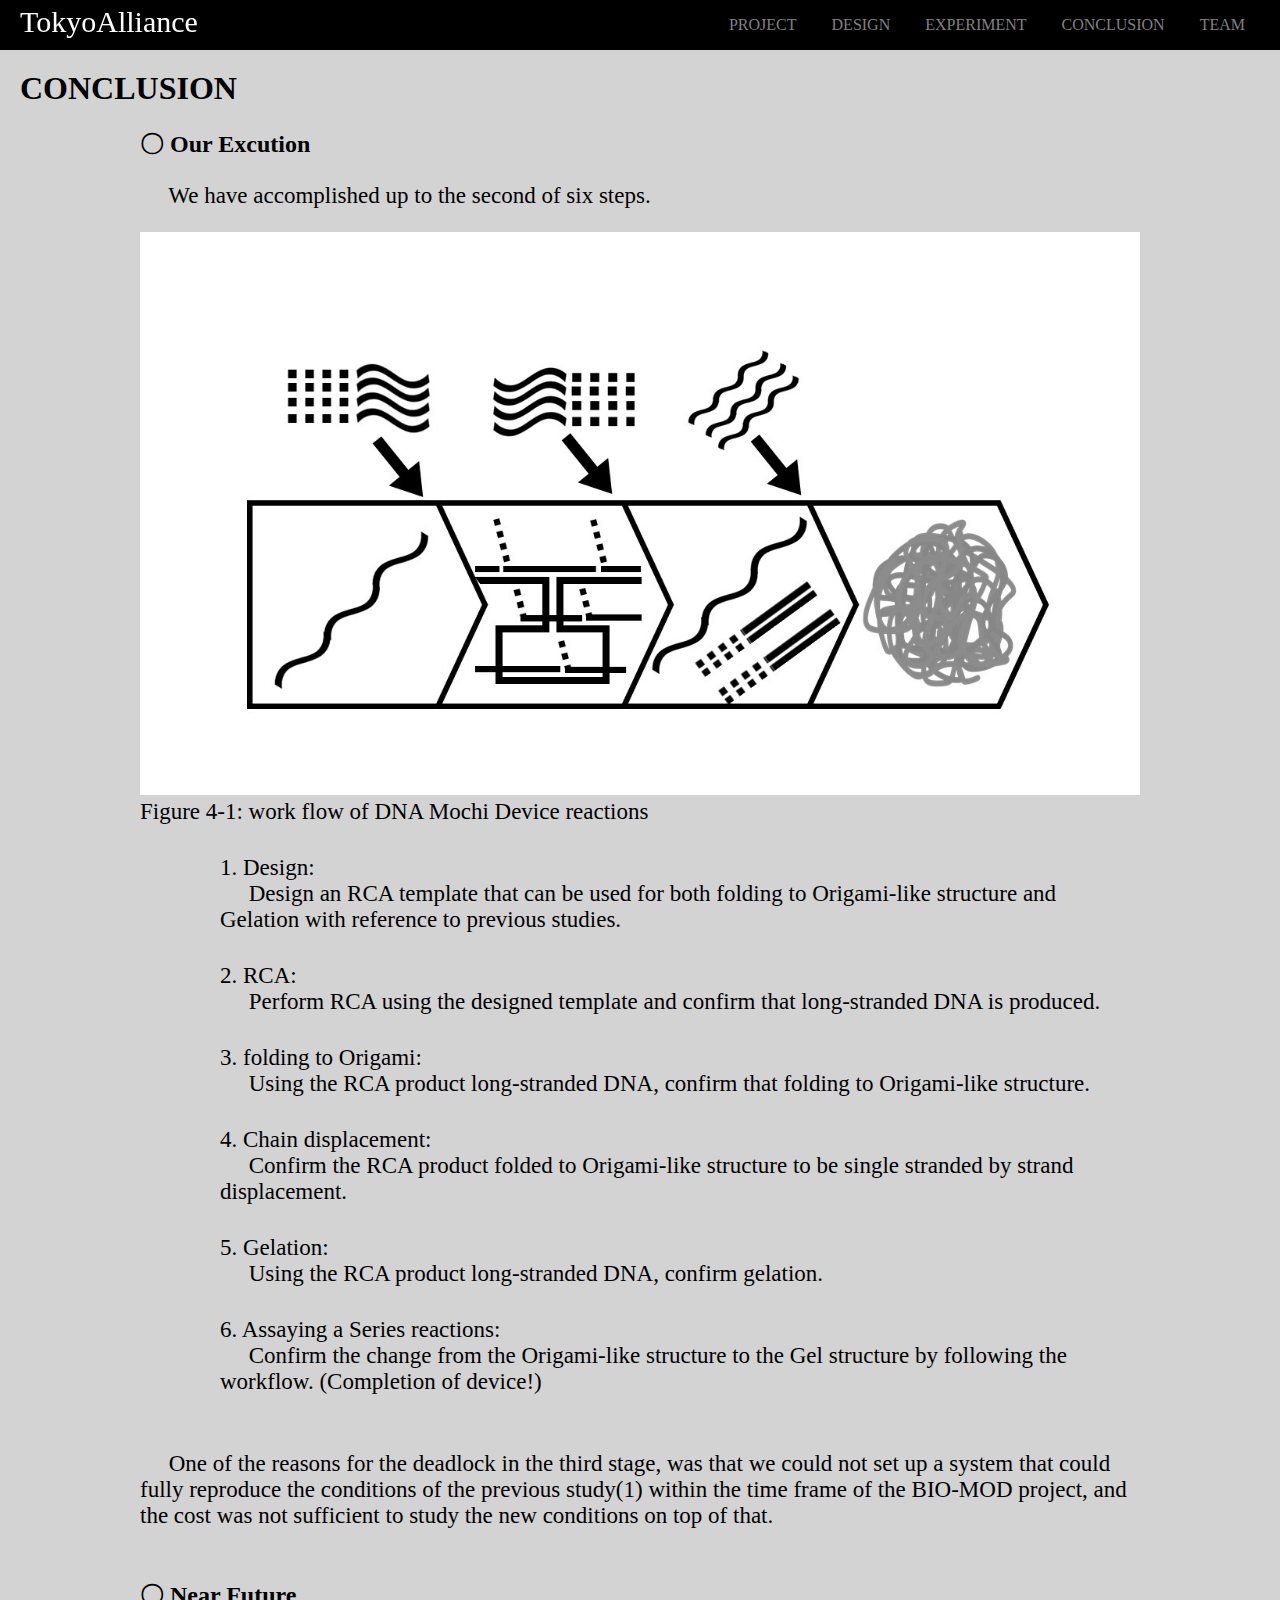
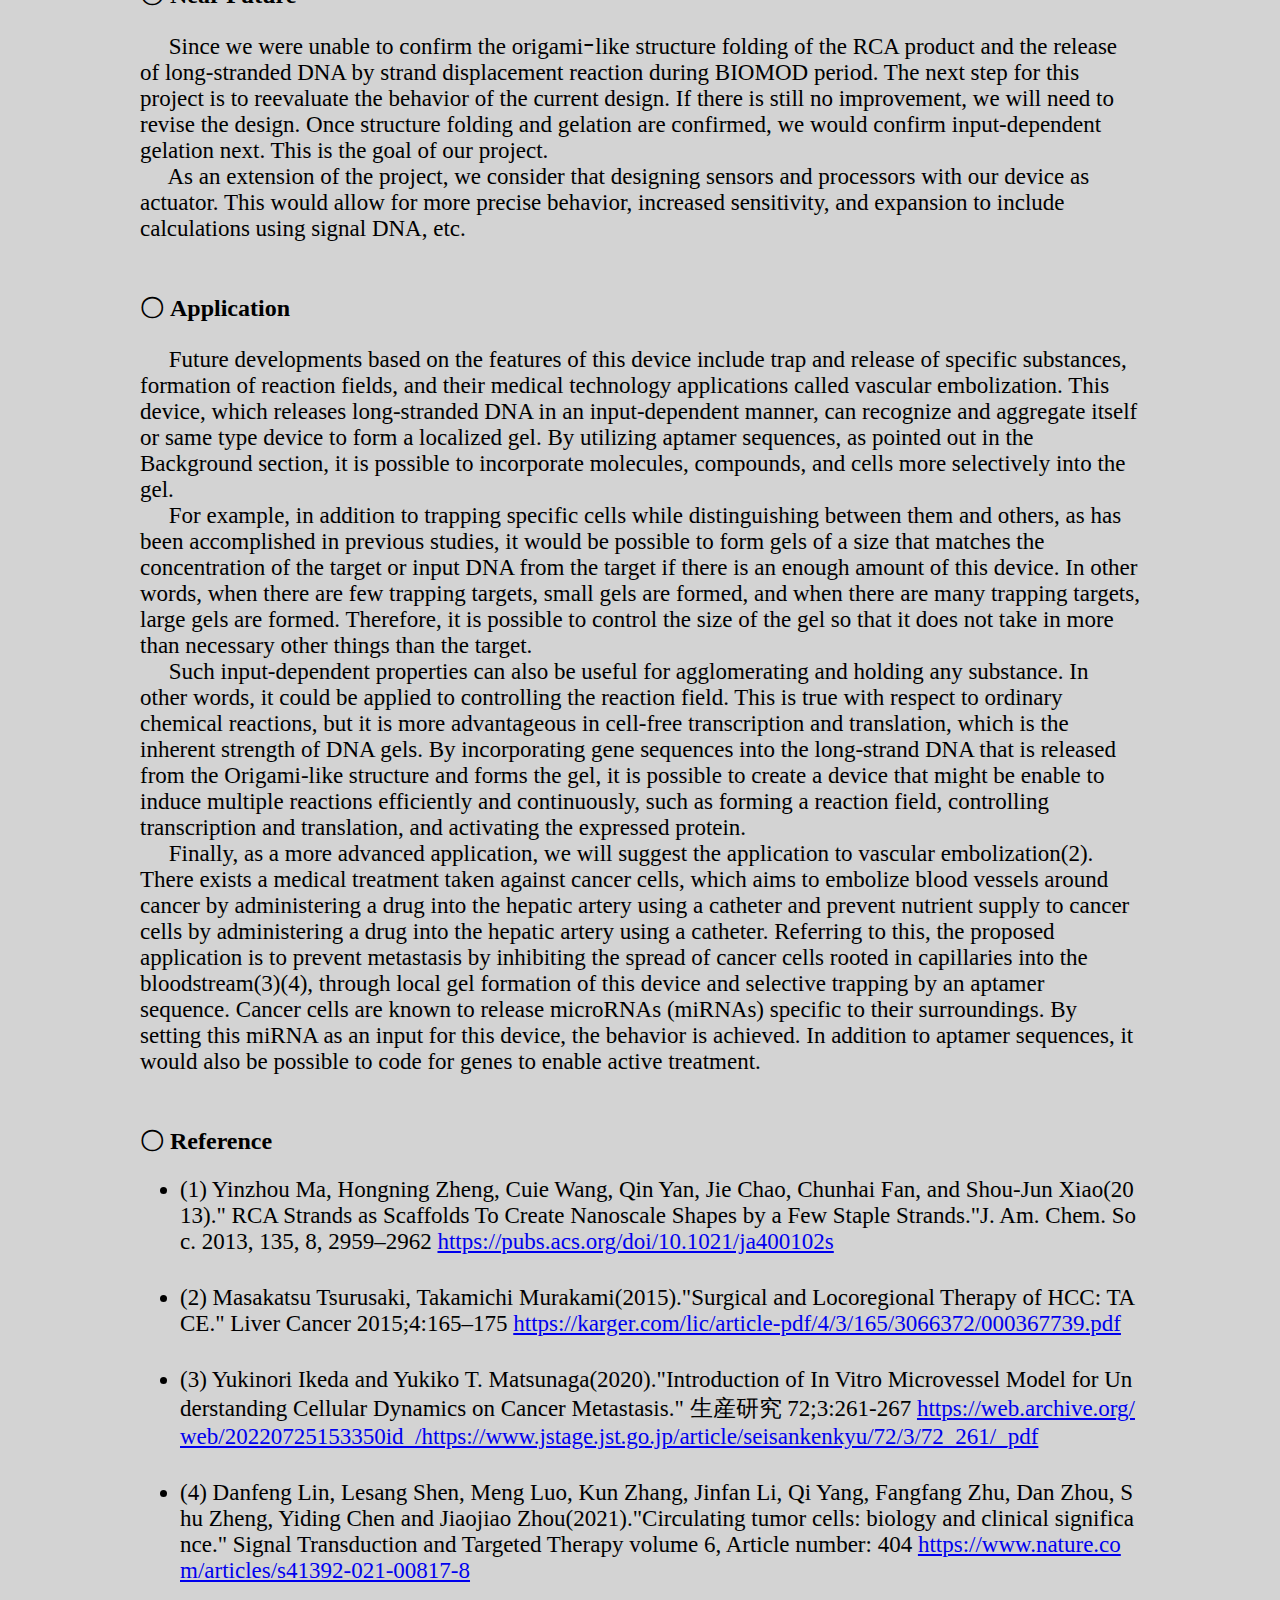
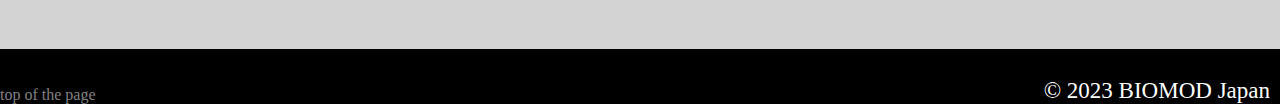
<file: page/conclusion.html>
<!DOCTYPE html>
<html lang="en">

<head>
    <meta charset="UTF-8">
    <meta name="viewport" content="width=device-width, initial-scale=1.0">
    <meta name="format-detection" content="telephone=no">

    <title>Conclusion|TokyoAlliance in BIO-MOD</title>
    <meta name="Conclusion|TokyoAlliance in BIO-MOD" content="">

    <link rel="stylesheet" href="css/style.css">
    <link rel="stylesheet" href="css/conclusion.css">
    <! 参考：https://moshashugyo.com/media/html-head >
</head>

<body>
    <div class="container">
       <! メニューバー>
        <div class="menue">
         <nav>
            <ul class="page_tag">
                <li><a href="team.html">TEAM</a> </li>
               <li><a href="conclusion.html">CONCLUSION</a></li>
                <li class="experiment"><a href="experiment.html">EXPERIMENT</a> 
                 <ul>
                        <li><a href="wet.html">WET</a></li>
                        <li><a href="dry.html">DRY</a></li>
                    </ul>
                </li>
                <li><a href="design.html">DESIGN</a> </li>
                <li><a href="project.html">PROJECT</a> </li>
            </ul>
        </nav>
        </div>
        <! チームロゴ>
        <div class="teamlogo">
        <a href="../index.html">TokyoAlliance</a>
        </div>

        <h1>CONCLUSION</h1>

        <div class="excution">
        <h2>〇 Our Excution</h2>
        <p>
            &emsp;
            We have accomplished up to the second of six steps.
        </p>

        <img src="../image/reaction.jpg" 
            width="100%"
            alt="reaction"/>
        <p class="figure">
            Figure 4-1: work flow of DNA Mochi Device reactions
        </p>

        <ul>
            <ol>
                1. Design:
                <br>
                &emsp;
                Design an RCA template that can be used for both folding to Origami-like structure and Gelation with reference to previous studies.
            </ol>
            <ol>
                2. RCA:
                <br>
                &emsp;
                Perform RCA using the designed template and confirm that long-stranded DNA is produced.
            </ol>
            <ol>
                3. folding to Origami:
                <br>
                &emsp;
                Using the RCA product long-stranded DNA, confirm that folding to Origami-like structure.
            </ol>
            <ol>
                4. Chain displacement:
                <br>
                &emsp;
                Confirm the RCA product folded to Origami-like structure to be single stranded by strand displacement.
            </ol>
            <ol>
                5. Gelation:
                <br>
                &emsp;
                Using the RCA product long-stranded DNA, confirm gelation.
            </ol>
            <ol>
                6. Assaying a Series reactions:
                <br>
                &emsp;
                Confirm the change from the Origami-like structure to the Gel structure by following the workflow. (Completion of device!)
            </ol>
        </ul>
        <p>
            <br>
            &emsp;
            One of the reasons for the deadlock in the third stage, was that we could not set up a system that could fully reproduce the conditions of the previous study(1) within the time frame of the BIO-MOD project, 
            and the cost was not sufficient to study the new conditions on top of that.
        </p>
        </div>

        <div class="near">
            <h2>〇 Near Future</h2>
            <p>
                &emsp;
                Since we were unable to confirm the origamiｰlike structure folding of the RCA product and the release of long-stranded DNA by strand displacement reaction during BIOMOD period. 
                The next step for this project is to reevaluate the behavior of the current design. If there is still no improvement, we will need to revise the design. Once structure folding and gelation are confirmed, 
                we would confirm input-dependent gelation next. This is the goal of our project.
                <br>
                &emsp;
                As an extension of the project, we consider that designing sensors and processors with our device as actuator. This would allow for more precise behavior, increased sensitivity, and expansion to include calculations using signal DNA, etc.
            </p>
        </div>

        <div class="application">
            <h2>〇 Application</h2>
            <p>
                &emsp;
                Future developments based on the features of this device include trap and release of specific substances, formation of reaction fields, and their medical technology applications called vascular embolization. This device, 
                which releases long-stranded DNA in an input-dependent manner, can recognize and aggregate itself or same type device to form a localized gel. By utilizing aptamer sequences, as pointed out in the Background section, 
                it is possible to incorporate molecules, compounds, and cells more selectively into the gel.
                <br>
                &emsp;
                For example, in addition to trapping specific cells while distinguishing between them and others, as has been accomplished in previous studies, it would be possible to form gels of a size that matches the concentration of the target or input DNA from the target 
                if there is an enough amount of this device. In other words, when there are few trapping targets, small gels are formed, and when there are many trapping targets, large gels are formed. Therefore, it is possible to control the size of the gel so that it does not take in more than necessary other things than the target.
                <br>
                &emsp;
                Such input-dependent properties can also be useful for agglomerating and holding any substance. In other words, it could be applied to controlling the reaction field. This is true with respect to ordinary chemical reactions, but it is more advantageous in cell-free transcription and translation, which is the inherent strength of DNA gels. 
                By incorporating gene sequences into the long-strand DNA that is released from the Origami-like structure and forms the gel, it is possible to create a device that might be enable to induce multiple reactions efficiently and continuously, such as forming a reaction field, controlling transcription and translation, and activating the expressed protein.
                <br>
                &emsp;
                Finally, as a more advanced application, we will suggest the application to vascular embolization(2). There exists a medical treatment taken against cancer cells, which aims to embolize blood vessels around cancer by administering a drug into the hepatic artery using a catheter and prevent nutrient supply to cancer cells by administering a drug into the hepatic artery using a catheter. 
                Referring to this, the proposed application is to prevent metastasis by inhibiting the spread of cancer cells rooted in capillaries into the bloodstream(3)(4), through local gel formation of this device and selective trapping by an aptamer sequence. 
                Cancer cells are known to release microRNAs (miRNAs) specific to their surroundings. By setting this miRNA as an input for this device, the behavior is achieved. In addition to aptamer sequences, it would also be possible to code for genes to enable active treatment.
            </p>
        </div>

        <div class="reference">
            <h2>〇 Reference</h2>
                <ul>
                    <li>
                        (1) Yinzhou Ma, Hongning Zheng, Cuie Wang, Qin Yan, Jie Chao, Chunhai Fan, and Shou-Jun Xiao(2013)." RCA Strands as Scaffolds To Create Nanoscale Shapes by a Few Staple Strands."J. Am. Chem. Soc. 2013, 135, 8, 2959–2962
                        <a href="https://pubs.acs.org/doi/10.1021/ja400102s">https://pubs.acs.org/doi/10.1021/ja400102s</a>
                    </li>
                    <li>
                        (2) Masakatsu Tsurusaki, Takamichi Murakami(2015)."Surgical and Locoregional Therapy of HCC: TACE." Liver Cancer 2015;4:165–175
                        <a href="https://karger.com/lic/article-pdf/4/3/165/3066372/000367739.pdf">https://karger.com/lic/article-pdf/4/3/165/3066372/000367739.pdf</a>
                    </li>
                    <li>
                        (3) Yukinori Ikeda and Yukiko T. Matsunaga(2020)."Introduction of In Vitro Microvessel Model for Understanding Cellular Dynamics on Cancer Metastasis." 生産研究 72;3:261-267
                        <a href="https://web.archive.org/web/20220725153350id_/https://www.jstage.jst.go.jp/article/seisankenkyu/72/3/72_261/_pdf">https://web.archive.org/web/20220725153350id_/https://www.jstage.jst.go.jp/article/seisankenkyu/72/3/72_261/_pdf</a>
                    </li>
                    <li>
                        (4) Danfeng Lin, Lesang Shen, Meng Luo, Kun Zhang, Jinfan Li, Qi Yang, Fangfang Zhu, Dan Zhou, Shu Zheng, Yiding Chen and Jiaojiao Zhou(2021)."Circulating tumor cells: biology and clinical significance." Signal Transduction and Targeted Therapy volume 6, Article number: 404
                        <a href="https://www.nature.com/articles/s41392-021-00817-8">https://www.nature.com/articles/s41392-021-00817-8</a>
                    </li>
                </ul>
                
            </div>
    


        <! フッター>
        <div class="footer">
            <p>© 2023 BIOMOD Japan</p>
            <a href="#">top of the page</a>
        </div>

    </div>

</body>
</html>
</file>
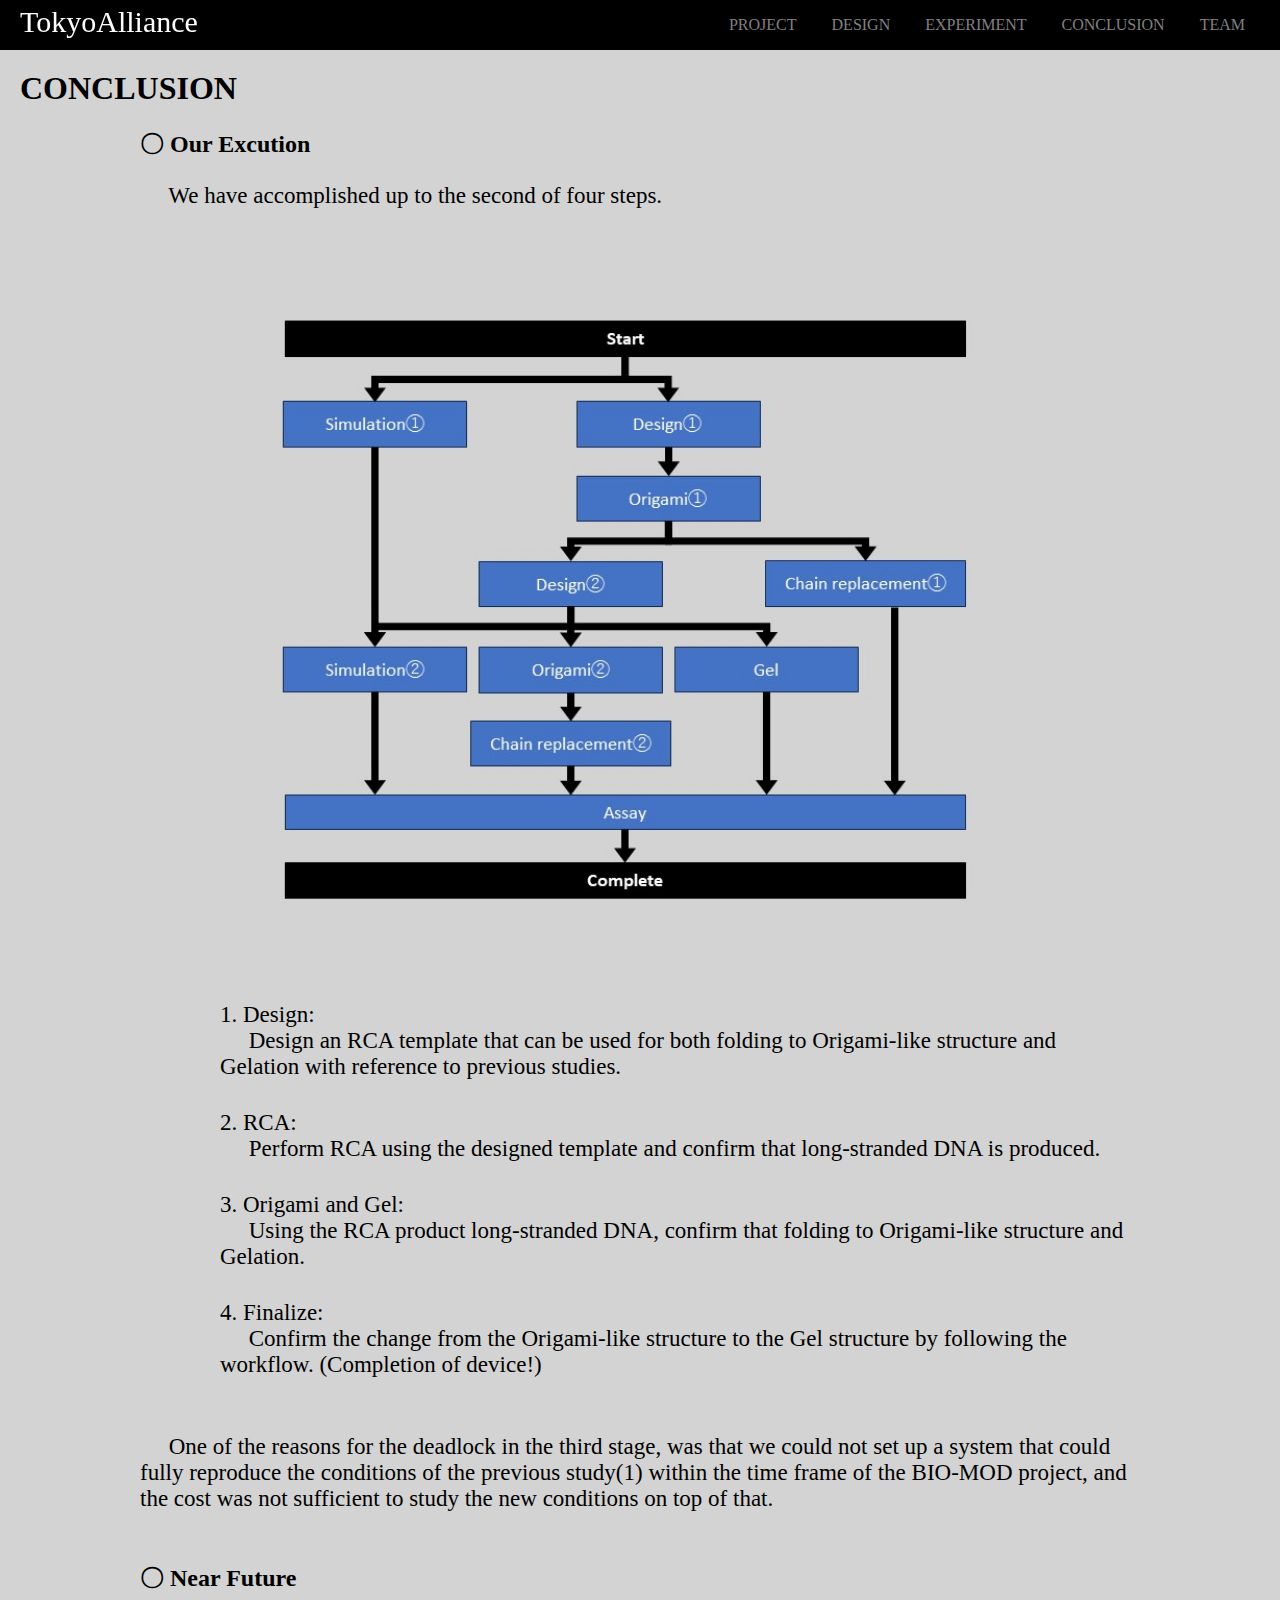
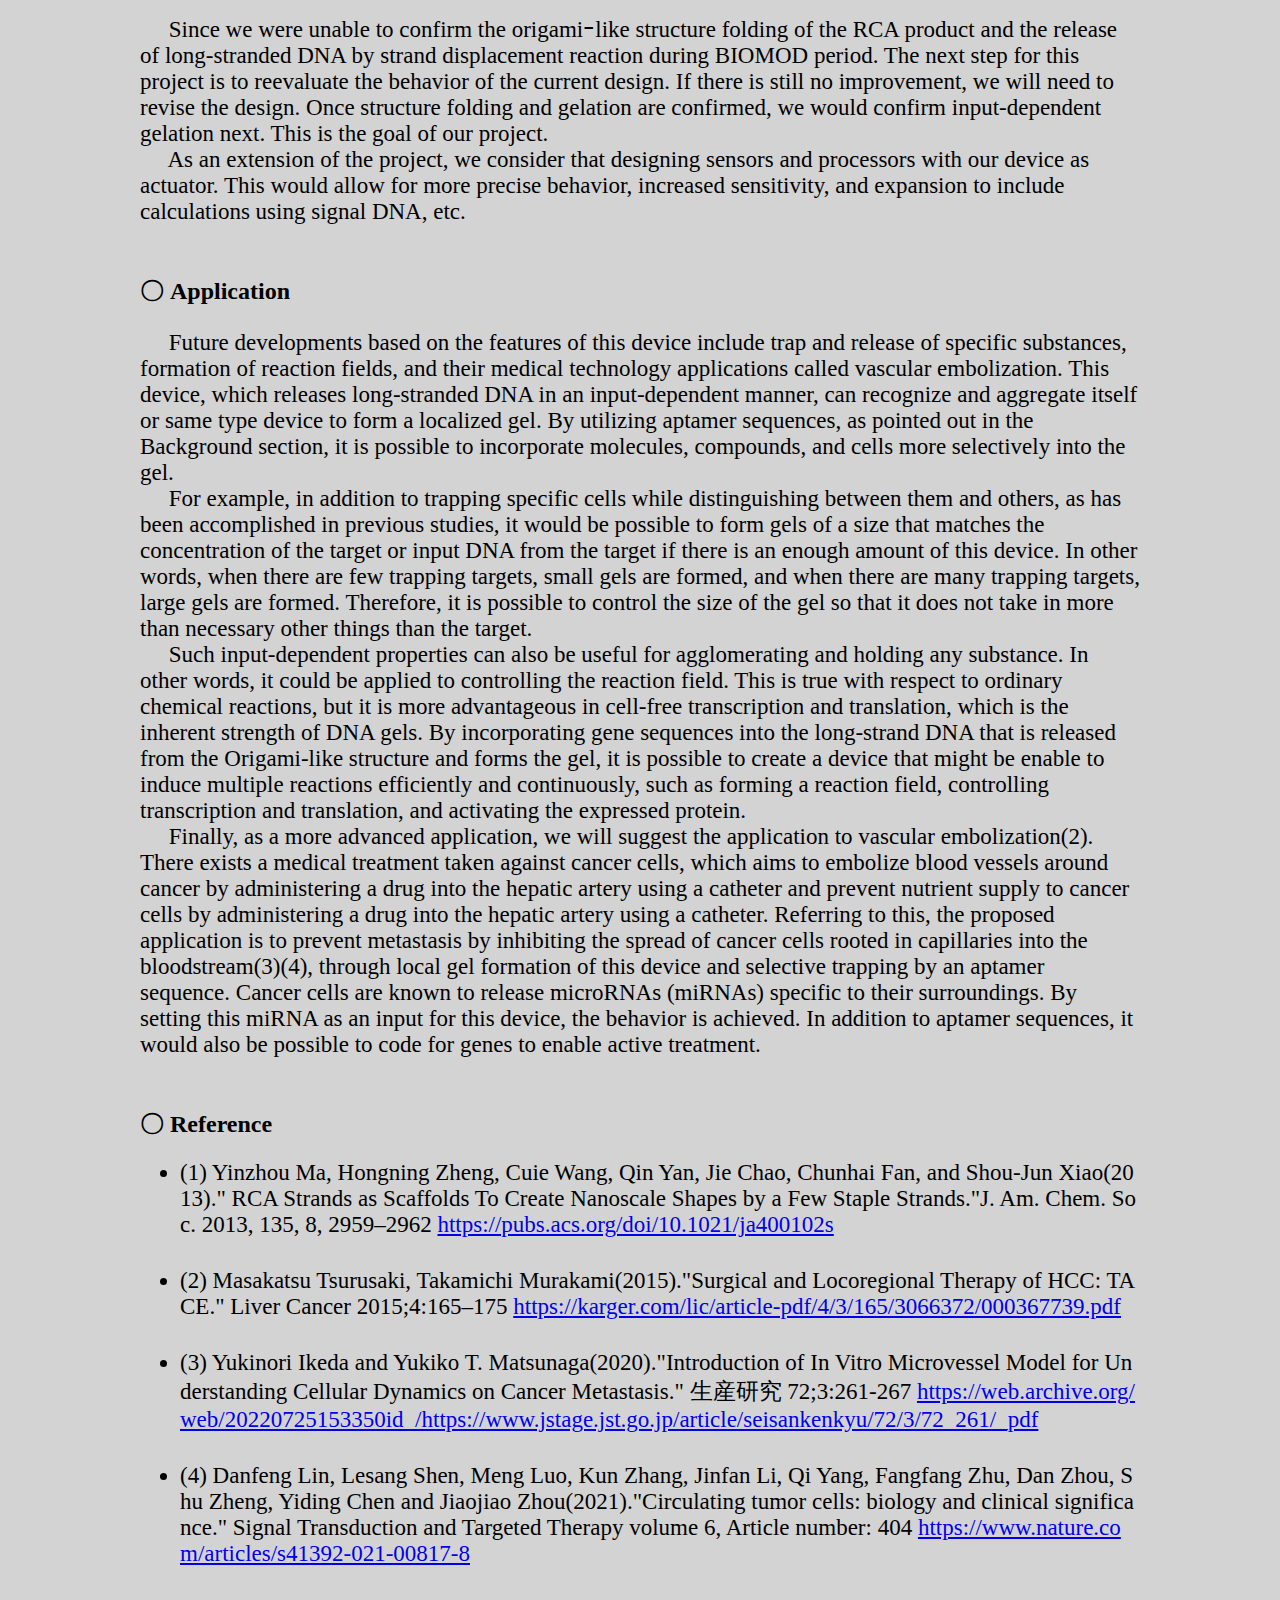
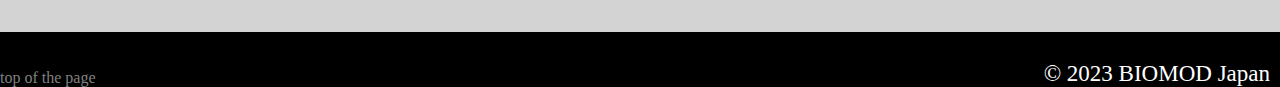
<file: page/conclution.html>
<!DOCTYPE html>
<html lang="en">

<head>
    <meta charset="UTF-8">
    <meta name="viewport" content="width=device-width, initial-scale=1.0">
    <meta name="format-detection" content="telephone=no">

    <title>Document</title>
    <meta name="description" content="ページの説明">

    <link rel="stylesheet" href="css/style.css">
    <link rel="stylesheet" href="css/conclusion.css">
    <! 参考：https://moshashugyo.com/media/html-head >
</head>

<body>
    <div class="container">
       <! メニューバー>
        <div class="menue">
         <nav>
            <ul class="page_tag">
                <li><a href="team.html">TEAM</a> </li>
               <li><a href="conclution.html">CONCLUSION</a></li>
                <li class="experiment"><a href="experiment.html">EXPERIMENT</a> 
                 <ul>
                        <li><a href="ex1.html">EXPERIMENT1</a></li>
                        <li><a href="ex2.html">EXPERIMENT2</a></li>
                        <li><a href="ex3.html">EXPERIMENT3</a></li>
                    </ul>
                </li>
                <li><a href="design.html">DESIGN</a> </li>
                <li><a href="project.html">PROJECT</a> </li>
            </ul>
        </nav>
        </div>
        <! チームロゴ>
        <div class="teamlogo">
        <a href="../index.html">TokyoAlliance</a>
        </div>

        <h1>CONCLUSION</h1>

        <div class="excution">
        <h2>〇 Our Excution</h2>
        <p>
            &emsp;
            We have accomplished up to the second of four steps.
        </p>
        <img src="../image/flowchart.jpg">

        <ul>
            <ol>
                1. Design:
                <br>
                &emsp;
                Design an RCA template that can be used for both folding to Origami-like structure and Gelation with reference to previous studies.
            </ol>
            <ol>
                2. RCA:
                <br>
                &emsp;
                Perform RCA using the designed template and confirm that long-stranded DNA is produced.
            </ol>
            <ol>
                3. Origami and Gel:
                <br>
                &emsp;
                Using the RCA product long-stranded DNA, confirm that folding to Origami-like structure and Gelation.
            </ol>
            <ol>
                4. Finalize:
                <br>
                &emsp;
                Confirm the change from the Origami-like structure to the Gel structure by following the workflow. (Completion of device!)
            </ol>
        </ul>
        <p>
            <br>
            &emsp;
            One of the reasons for the deadlock in the third stage, was that we could not set up a system that could fully reproduce the conditions of the previous study(1) within the time frame of the BIO-MOD project, 
            and the cost was not sufficient to study the new conditions on top of that.
        </p>
        </div>

        <div class="near">
            <h2>〇 Near Future</h2>
            <p>
                &emsp;
                Since we were unable to confirm the origamiｰlike structure folding of the RCA product and the release of long-stranded DNA by strand displacement reaction during BIOMOD period. 
                The next step for this project is to reevaluate the behavior of the current design. If there is still no improvement, we will need to revise the design. Once structure folding and gelation are confirmed, 
                we would confirm input-dependent gelation next. This is the goal of our project.
                <br>
                &emsp;
                As an extension of the project, we consider that designing sensors and processors with our device as actuator. This would allow for more precise behavior, increased sensitivity, and expansion to include calculations using signal DNA, etc.
            </p>
        </div>

        <div class="application">
            <h2>〇 Application</h2>
            <p>
                &emsp;
                Future developments based on the features of this device include trap and release of specific substances, formation of reaction fields, and their medical technology applications called vascular embolization. This device, 
                which releases long-stranded DNA in an input-dependent manner, can recognize and aggregate itself or same type device to form a localized gel. By utilizing aptamer sequences, as pointed out in the Background section, 
                it is possible to incorporate molecules, compounds, and cells more selectively into the gel.
                <br>
                &emsp;
                For example, in addition to trapping specific cells while distinguishing between them and others, as has been accomplished in previous studies, it would be possible to form gels of a size that matches the concentration of the target or input DNA from the target 
                if there is an enough amount of this device. In other words, when there are few trapping targets, small gels are formed, and when there are many trapping targets, large gels are formed. Therefore, it is possible to control the size of the gel so that it does not take in more than necessary other things than the target.
                <br>
                &emsp;
                Such input-dependent properties can also be useful for agglomerating and holding any substance. In other words, it could be applied to controlling the reaction field. This is true with respect to ordinary chemical reactions, but it is more advantageous in cell-free transcription and translation, which is the inherent strength of DNA gels. 
                By incorporating gene sequences into the long-strand DNA that is released from the Origami-like structure and forms the gel, it is possible to create a device that might be enable to induce multiple reactions efficiently and continuously, such as forming a reaction field, controlling transcription and translation, and activating the expressed protein.
                <br>
                &emsp;
                Finally, as a more advanced application, we will suggest the application to vascular embolization(2). There exists a medical treatment taken against cancer cells, which aims to embolize blood vessels around cancer by administering a drug into the hepatic artery using a catheter and prevent nutrient supply to cancer cells by administering a drug into the hepatic artery using a catheter. 
                Referring to this, the proposed application is to prevent metastasis by inhibiting the spread of cancer cells rooted in capillaries into the bloodstream(3)(4), through local gel formation of this device and selective trapping by an aptamer sequence. 
                Cancer cells are known to release microRNAs (miRNAs) specific to their surroundings. By setting this miRNA as an input for this device, the behavior is achieved. In addition to aptamer sequences, it would also be possible to code for genes to enable active treatment.
            </p>
        </div>

        <div class="reference">
            <h2>〇 Reference</h2>
                <ul>
                    <li>
                        (1) Yinzhou Ma, Hongning Zheng, Cuie Wang, Qin Yan, Jie Chao, Chunhai Fan, and Shou-Jun Xiao(2013)." RCA Strands as Scaffolds To Create Nanoscale Shapes by a Few Staple Strands."J. Am. Chem. Soc. 2013, 135, 8, 2959–2962
                        <a href="https://pubs.acs.org/doi/10.1021/ja400102s">https://pubs.acs.org/doi/10.1021/ja400102s</a>
                    </li>
                    <li>
                        (2) Masakatsu Tsurusaki, Takamichi Murakami(2015)."Surgical and Locoregional Therapy of HCC: TACE." Liver Cancer 2015;4:165–175
                        <a href="https://karger.com/lic/article-pdf/4/3/165/3066372/000367739.pdf">https://karger.com/lic/article-pdf/4/3/165/3066372/000367739.pdf</a>
                    </li>
                    <li>
                        (3) Yukinori Ikeda and Yukiko T. Matsunaga(2020)."Introduction of In Vitro Microvessel Model for Understanding Cellular Dynamics on Cancer Metastasis." 生産研究 72;3:261-267
                        <a href="https://web.archive.org/web/20220725153350id_/https://www.jstage.jst.go.jp/article/seisankenkyu/72/3/72_261/_pdf">https://web.archive.org/web/20220725153350id_/https://www.jstage.jst.go.jp/article/seisankenkyu/72/3/72_261/_pdf</a>
                    </li>
                    <li>
                        (4) Danfeng Lin, Lesang Shen, Meng Luo, Kun Zhang, Jinfan Li, Qi Yang, Fangfang Zhu, Dan Zhou, Shu Zheng, Yiding Chen and Jiaojiao Zhou(2021)."Circulating tumor cells: biology and clinical significance." Signal Transduction and Targeted Therapy volume 6, Article number: 404
                        <a href="https://www.nature.com/articles/s41392-021-00817-8">https://www.nature.com/articles/s41392-021-00817-8</a>
                    </li>
                </ul>
                
            </div>
    


        <! フッター>
        <div class="footer">
            <p>© 2023 BIOMOD Japan</p>
            <a href="#">top of the page</a>
        </div>

    </div>

</body>
</html>
</file>
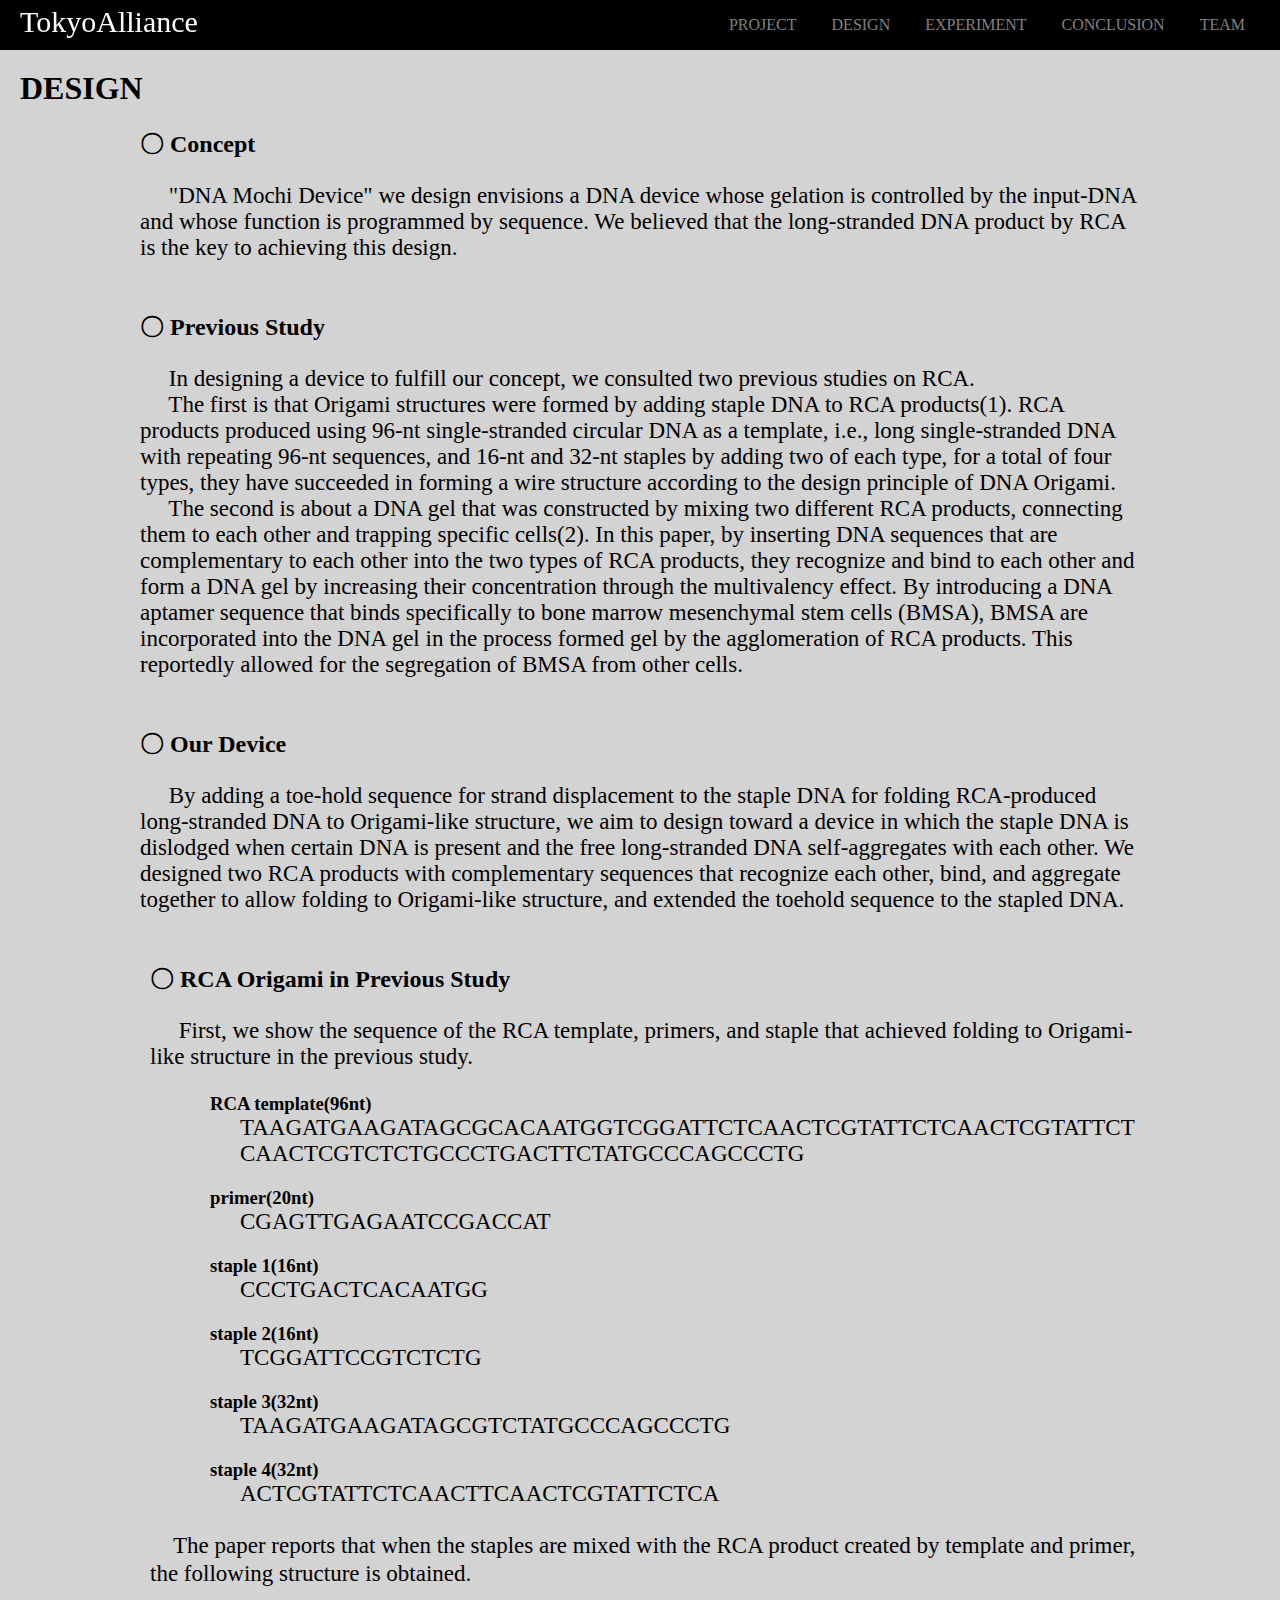
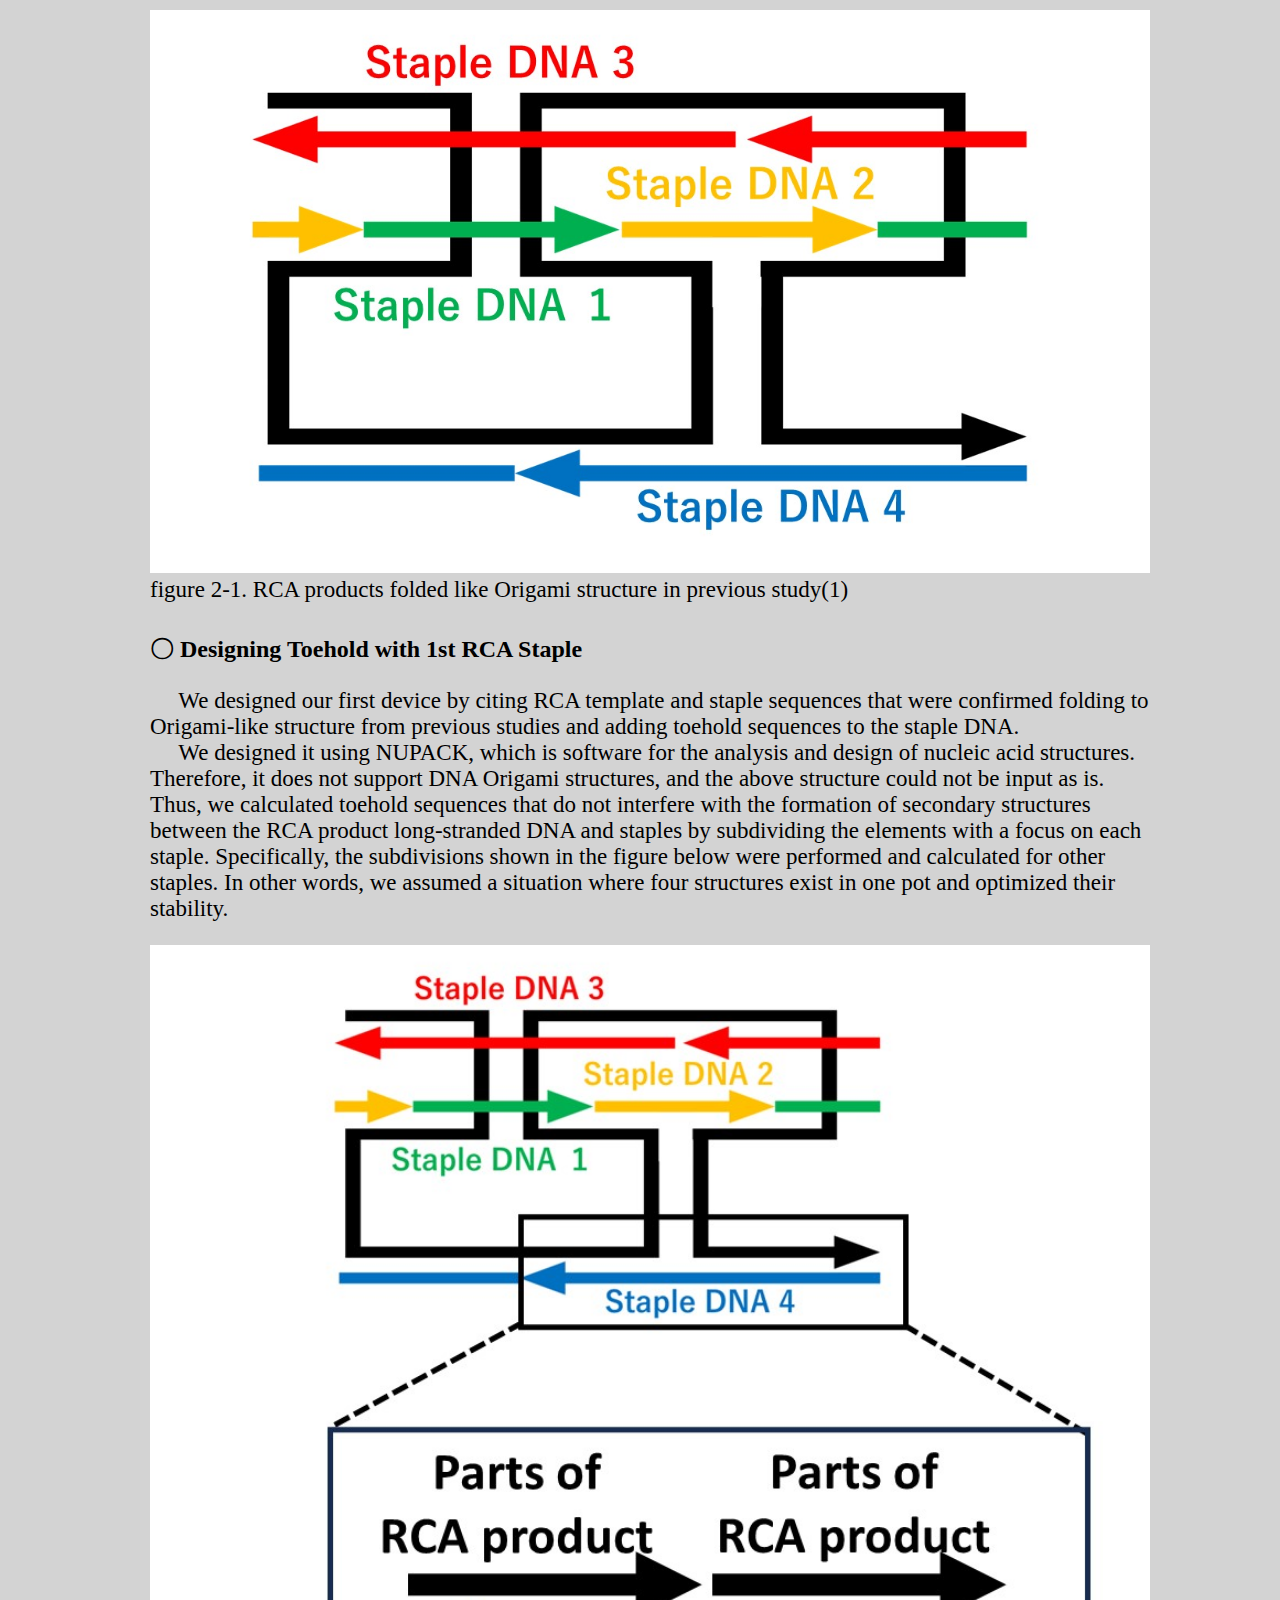
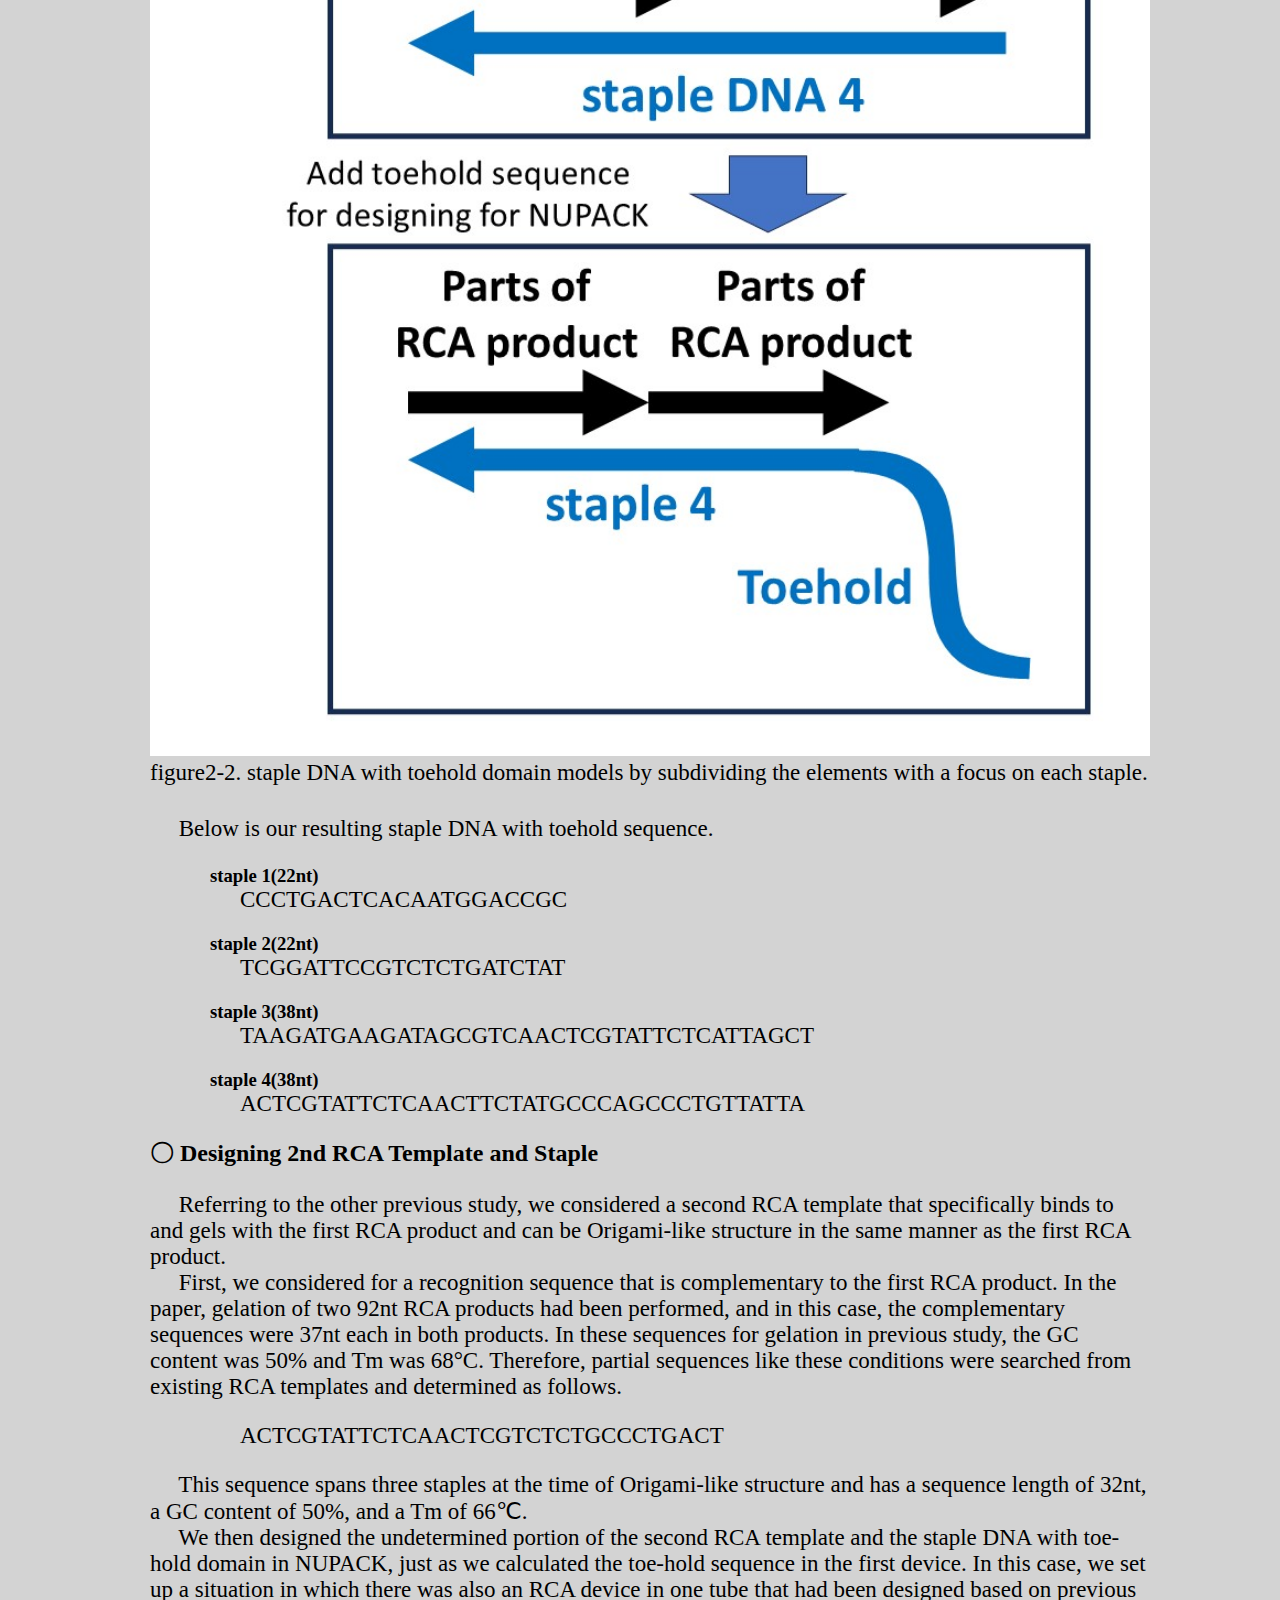
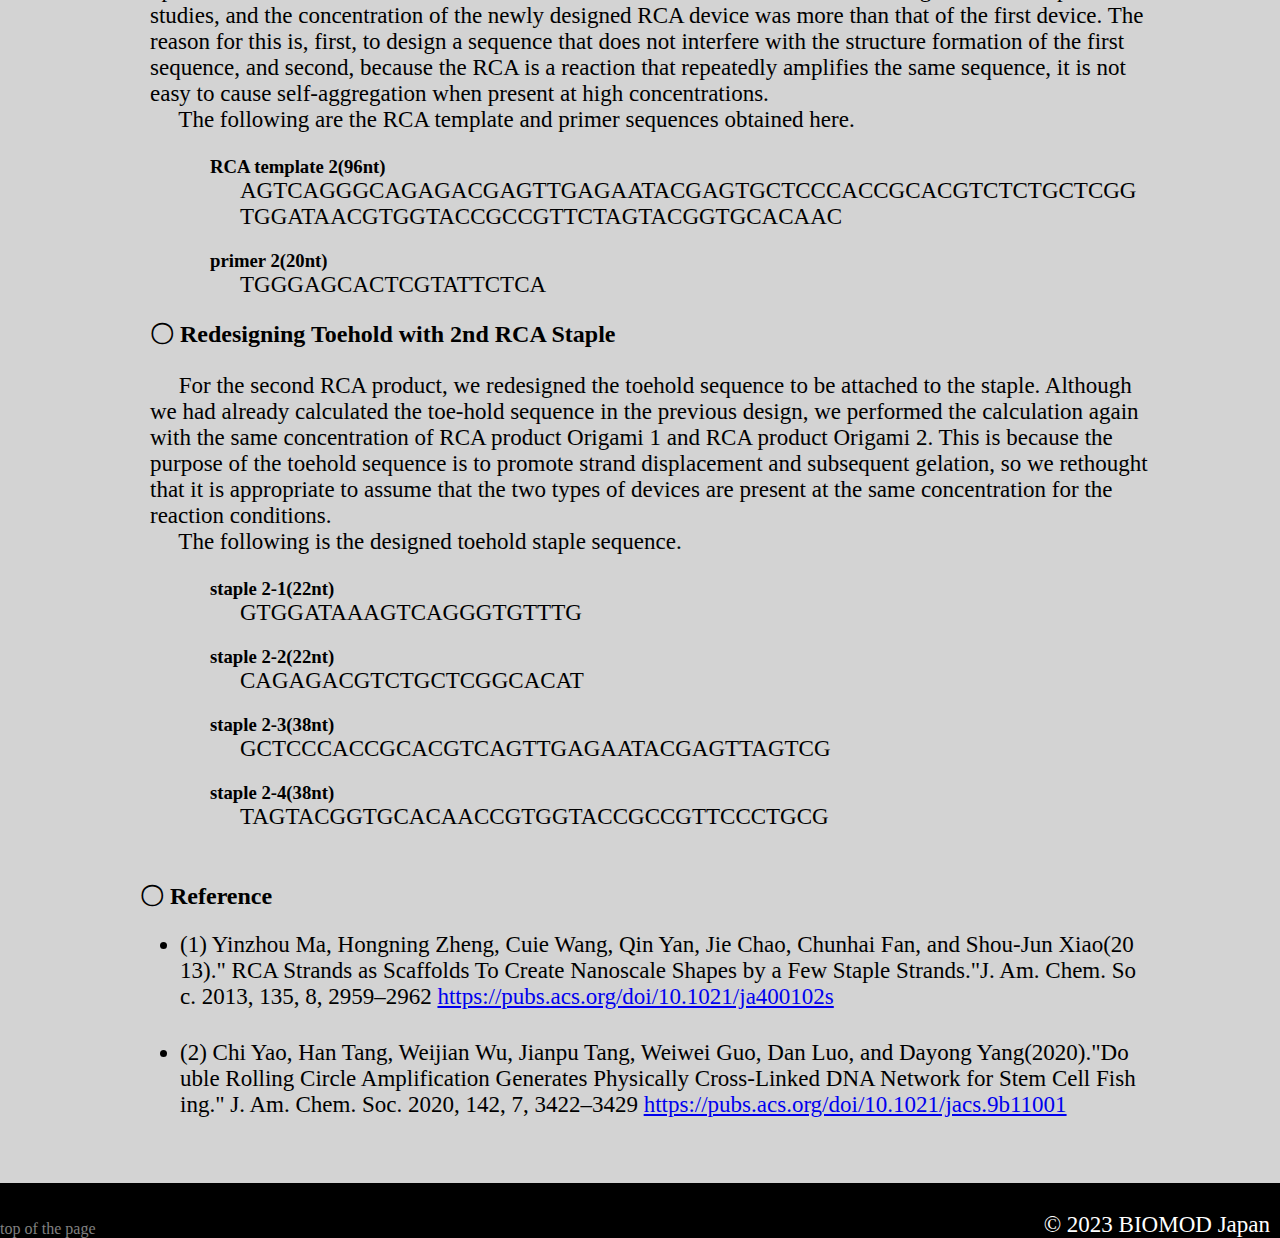
<file: page/design.html>
<!DOCTYPE html>
<html lang="en">

<head>
    <meta charset="UTF-8">
    <meta name="viewport" content="width=device-width, initial-scale=1.0">
    <meta name="format-detection" content="telephone=no">

    <title>Design|TokyoAlliance in BIO-MOD</title>
    <meta name="Design|TokyoAlliance in BIO-MOD" content="">

    <link rel="stylesheet" href="css/style.css">  
    <link rel="stylesheet" href="css/design.css">
    <! 参考：https://moshashugyo.com/media/html-head >
</head>

<body>
    <! 全体>
    <div class="container">

        <! メニューバー>
        <div class="menue">
        <nav>
            <ul class="page_tag">
                <li><a href="team.html">TEAM</a> </li>
                <li><a href="conclusion.html">CONCLUSION</a></li>
                <li class="experiment"><a href="experiment.html">EXPERIMENT</a> 
                    <ul>
                        <li><a href="wet.html">WET</a></li>
                        <li><a href="dry.html">DRY</a></li>
                    </ul>
                </li>
                <li><a href="design.html">DESIGN</a> </li>
                <li><a href="project.html">PROJECT</a> </li>
            </ul>
        </nav>
        </div>
        <! チームロゴ>
        <div class="teamlogo">
        <a href="../index.html">TokyoAlliance</a>
        </div>

        <h1>DESIGN</h1>

        <div class="concept">
            <h2>〇 Concept</h2>
            <p>
                &emsp;
                "DNA Mochi Device" we design envisions a DNA device whose gelation is controlled by the input-DNA and whose function is programmed by sequence.
                We believed that the long-stranded DNA product by RCA is the key to achieving this design.
            </p>
        </div>

        <div class="previous">
            <h2>〇 Previous Study</h2>
            <p>
                &emsp;
                In designing a device to fulfill our concept, we consulted two previous studies on RCA.
                <br>
                &emsp;
                The first is that Origami structures were formed by adding staple DNA to RCA products(1). RCA products produced using 96-nt single-stranded circular DNA as a template,
                 i.e., long single-stranded DNA with repeating 96-nt sequences, and 16-nt and 32-nt staples by adding two of each type, for a total of four types,
                 they have succeeded in forming a wire structure according to the design principle of DNA Origami. 
                <br>
                &emsp;
                The second is about a DNA gel that was constructed by mixing two different RCA products, connecting them to each other and trapping specific cells(2).
                In this paper, by inserting DNA sequences that are complementary to each other into the two types of RCA products,
                they recognize and bind to each other and form a DNA gel by increasing their concentration through the multivalency effect.
                By introducing a DNA aptamer sequence that binds specifically to bone marrow mesenchymal stem cells (BMSA), BMSA are incorporated into the DNA gel in the process formed gel by the agglomeration of RCA products. 
                This reportedly allowed for the segregation of BMSA from other cells.
                </p>
            <ul>
                
            </ul>
        </div>

        <div class="our">
            <h2>〇 Our Device</h2>
            <p>
                &emsp;
                By adding a toe-hold sequence for strand displacement to the staple DNA for folding RCA-produced long-stranded DNA to Origami-like structure,
                we aim to design toward a device in which the staple DNA is dislodged when certain DNA is present and the free long-stranded DNA self-aggregates with each other. 
                We designed two RCA products with complementary sequences that recognize each other, bind, and aggregate together to allow folding to Origami-like structure, and extended the toehold sequence to the stapled DNA.
            </p>

        </div>

        <div class="designing">
            <h2>〇 RCA Origami in Previous Study</h2>
            <p>
                &emsp;
                First, we show the sequence of the RCA template, primers, and staple that achieved folding to Origami-like structure in the previous study.
            </p>
            <div class="sequence">
                <h3>RCA template(96nt)</h3>
                <p>TAAGATGAAGATAGCGCACAATGGTCGGATTCTCAACTCGTATTCTCAACTCGTATTCTCAACTCGTCTCTGCCCTGACTTCTATGCCCAGCCCTG </p>
                <h3>primer(20nt)</h3>
                <p>CGAGTTGAGAATCCGACCAT </p>
                <h3>staple 1(16nt)</h3>
                <p>CCCTGACTCACAATGG</p>
                <h3>staple 2(16nt)</h3>
                <p>TCGGATTCCGTCTCTG </p>
                <h3>staple 3(32nt)</h3>
                <p>TAAGATGAAGATAGCGTCTATGCCCAGCCCTG</p>
                <h3>staple 4(32nt)</h3>
                <p>ACTCGTATTCTCAACTTCAACTCGTATTCTCA </p>
            </div>
            <p>
                　The paper reports that when the staples are mixed with the RCA product created by template and primer, the following structure is obtained.
            </p>
            <img src="../image/previous_origami.jpg">
            <p class="figure">figure 2-1. RCA products folded like Origami structure in previous study(1)</p>


            <h2>〇 Designing Toehold with 1st RCA Staple</h2>
            <p>
                &emsp;
                We designed our first device by citing RCA template and staple sequences that were confirmed folding to Origami-like structure from previous studies and adding toehold sequences to the staple DNA.
                <br>
                &emsp;
                We designed it using NUPACK, which is software for the analysis and design of nucleic acid structures. Therefore, it does not support DNA Origami structures, and the above structure could not be input as is.
                Thus, we calculated toehold sequences that do not interfere with the formation of secondary structures between the RCA product long-stranded DNA and staples by subdividing the elements with a focus on each staple. 
                Specifically, the subdivisions shown in the figure below were performed and calculated for other staples. In other words, we assumed a situation where four structures exist in one pot and optimized their stability.
            </p>
            <img src="../image/origami_model.jpg">
            <p class="figure">figure2-2. staple DNA with toehold domain models by subdividing the elements with a focus on each staple. </p>
            <p>
                &emsp;
                Below is our resulting staple DNA with toehold sequence.</p>
            <div class="sequence">
                <h3>staple 1(22nt)</h3>
                <p>CCCTGACTCACAATGGACCGC </p>
                <h3>staple 2(22nt)</h3>
                <p>TCGGATTCCGTCTCTGATCTAT </p>
                <h3>staple 3(38nt)</h3>
                <p>TAAGATGAAGATAGCGTCAACTCGTATTCTCATTAGCT</p>
                <h3>staple 4(38nt)</h3>
                <p>ACTCGTATTCTCAACTTCTATGCCCAGCCCTGTTATTA</p>
            </div>

            <h2>〇 Designing 2nd RCA Template and Staple</h2>
            <p>
                &emsp;
                Referring to the other previous study, we considered a second RCA template that specifically binds to and gels with the first RCA product and can be Origami-like structure in the same manner as the first RCA product.
                <br>
                &emsp;
                First, we considered for a recognition sequence that is complementary to the first RCA product. In the paper, gelation of two 92nt RCA products had been performed, and in this case, the complementary sequences were 37nt each in both products. 
                In these sequences for gelation in previous study, the GC content was 50% and Tm was 68°C. Therefore, partial sequences like these conditions were searched from existing RCA templates and determined as follows.
            </p>

            <div class="sequence">
                <p>
                    ACTCGTATTCTCAACTCGTCTCTGCCCTGACT 
                </p>
            </div>
            <p>
                &emsp;
                This sequence spans three staples at the time of Origami-like structure and has a sequence length of 32nt, a GC content of 50%, and a Tm of 66℃.
                <br>
                &emsp;
                We then designed the undetermined portion of the second RCA template and the staple DNA with toe-hold domain in NUPACK, just as we calculated the toe-hold sequence in the first device. 
                In this case, we set up a situation in which there was also an RCA device in one tube that had been designed based on previous studies, and the concentration of the newly designed RCA device was more than that of the first device. 
                The reason for this is, first, to design a sequence that does not interfere with the structure formation of the first sequence, and second, because the RCA is a reaction that repeatedly amplifies the same sequence, 
                it is not easy to cause self-aggregation when present at high concentrations.
                <br>
                &emsp;
                The following are the RCA template and primer sequences obtained here.
            </p>
            <div class="sequence">
                <h3>RCA template 2(96nt)</h3>
                <p>AGTCAGGGCAGAGACGAGTTGAGAATACGAGTGCTCCCACCGCACGTCTCTGCTCGGTGGATAACGTGGTACCGCCGTTCTAGTACGGTGCACAAC</p>
                <h3>primer 2(20nt)</h3>
                <p>TGGGAGCACTCGTATTCTCA</p>
            </div>

            <h2>〇 Redesigning Toehold with 2nd RCA Staple</h2>
            <p>
                &emsp;
                For the second RCA product, we redesigned the toehold sequence to be attached to the staple. Although we had already calculated the toe-hold sequence in the previous design, we performed the calculation again with the same concentration of RCA product Origami 1 and RCA product Origami 2. 
                This is because the purpose of the toehold sequence is to promote strand displacement and subsequent gelation, so we rethought that it is appropriate to assume that the two types of devices are present at the same concentration for the reaction conditions.
                <br>
                &emsp;
                The following is the designed toehold staple sequence.
            </p>
            <div class="sequence">
                <h3>staple 2-1(22nt)</h3>
                <p>GTGGATAAAGTCAGGGTGTTTG</p>
                <h3>staple 2-2(22nt)</h3>
                <p>CAGAGACGTCTGCTCGGCACAT</p>
                <h3>staple 2-3(38nt)</h3>
                <p>GCTCCCACCGCACGTCAGTTGAGAATACGAGTTAGTCG</p>
                <h3>staple 2-4(38nt)</h3>
                <p>TAGTACGGTGCACAACCGTGGTACCGCCGTTCCCTGCG</p>
            </div>

        </div>

        <div class="reference">
        <h2>〇 Reference</h2>
            <ul>
                <li>
                    (1) Yinzhou Ma, Hongning Zheng, Cuie Wang, Qin Yan, Jie Chao, Chunhai Fan, and Shou-Jun Xiao(2013)." RCA Strands as Scaffolds To Create Nanoscale Shapes by a Few Staple Strands."J. Am. Chem. Soc. 2013, 135, 8, 2959–2962
                    <a href="https://pubs.acs.org/doi/10.1021/ja400102s">https://pubs.acs.org/doi/10.1021/ja400102s</a>
                </li>
                <li>
                    (2) Chi Yao, Han Tang, Weijian Wu, Jianpu Tang, Weiwei Guo, Dan Luo, and Dayong Yang(2020)."Double Rolling Circle Amplification Generates Physically Cross-Linked DNA Network for Stem Cell Fishing." J. Am. Chem. Soc. 2020, 142, 7, 3422–3429
                    <a href="https://pubs.acs.org/doi/10.1021/jacs.9b11001">https://pubs.acs.org/doi/10.1021/jacs.9b11001</a>
                </li>
            </ul>
            
        </div>

        
        <! フッター>
        <div class="footer">
            <p>© 2023 BIOMOD Japan</p>
            <a href="#">top of the page</a>
        </div>
    </div>
</body>

</html>
</file>
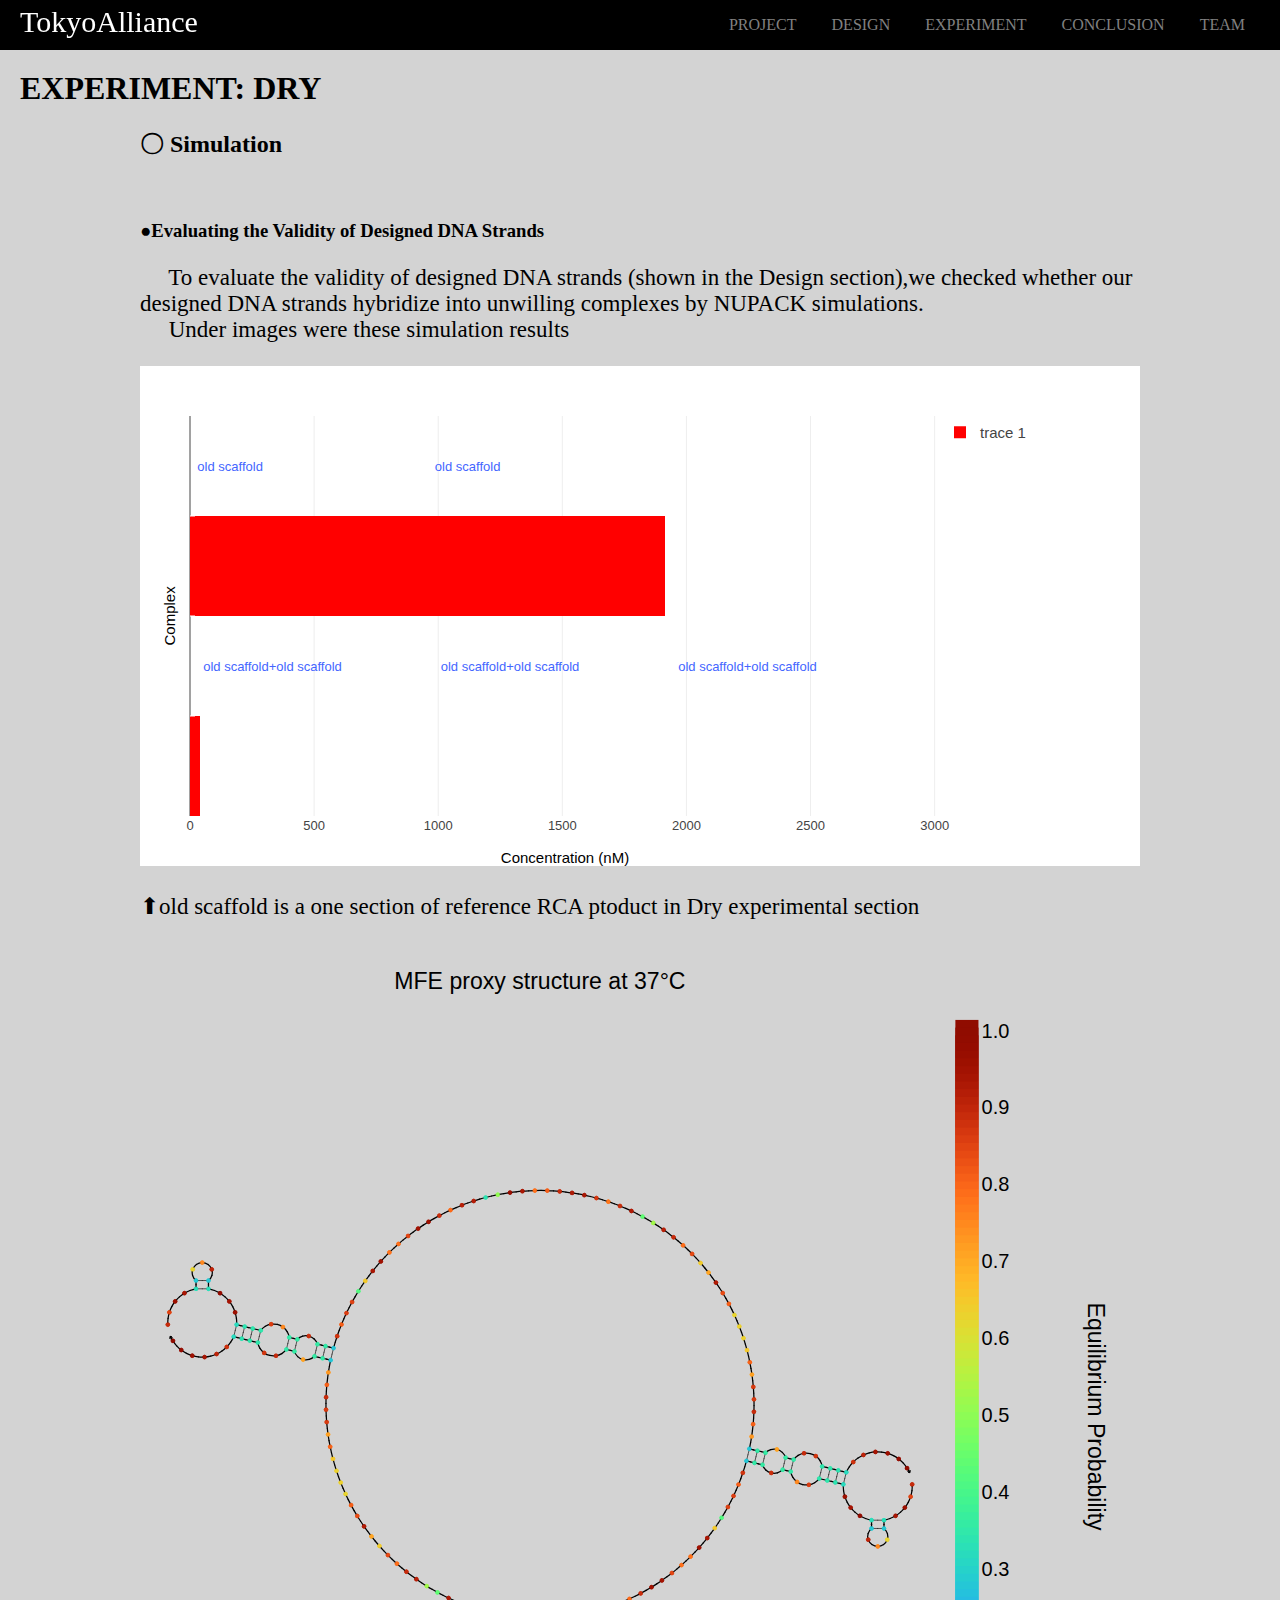
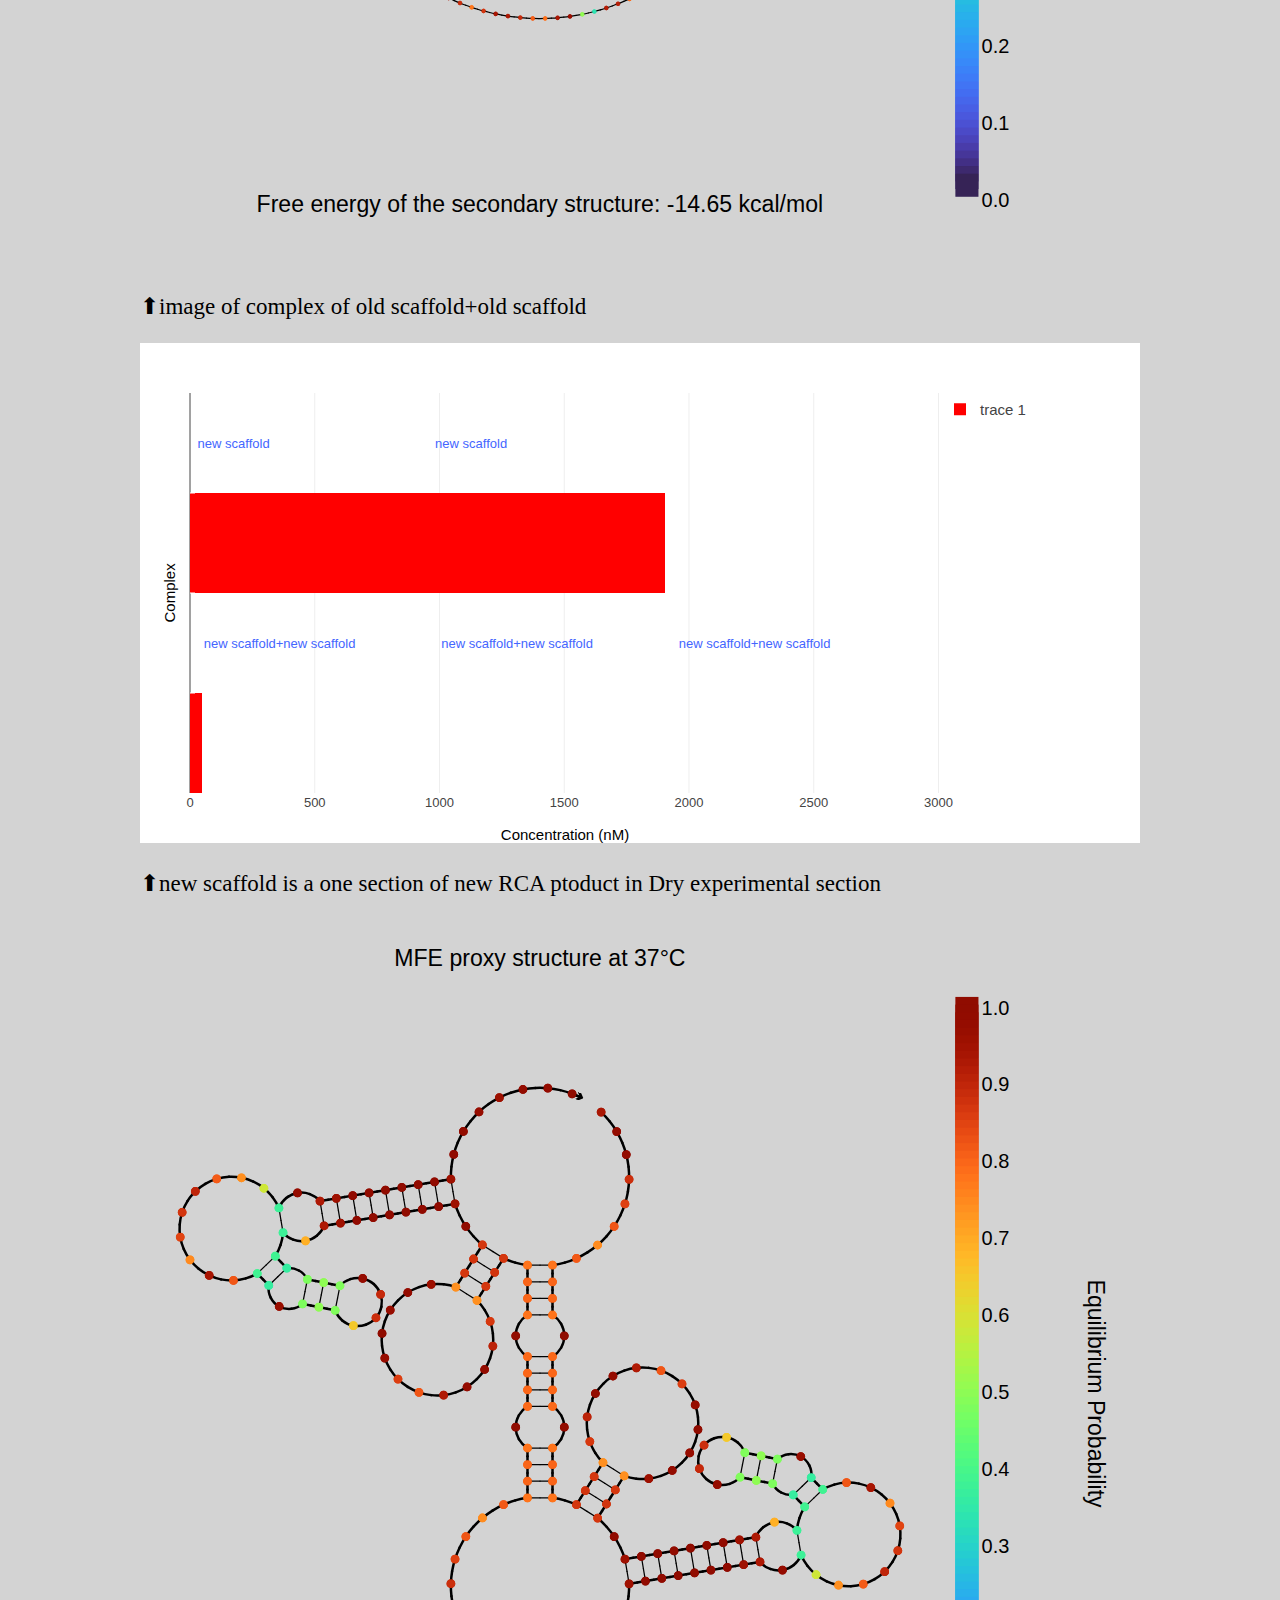
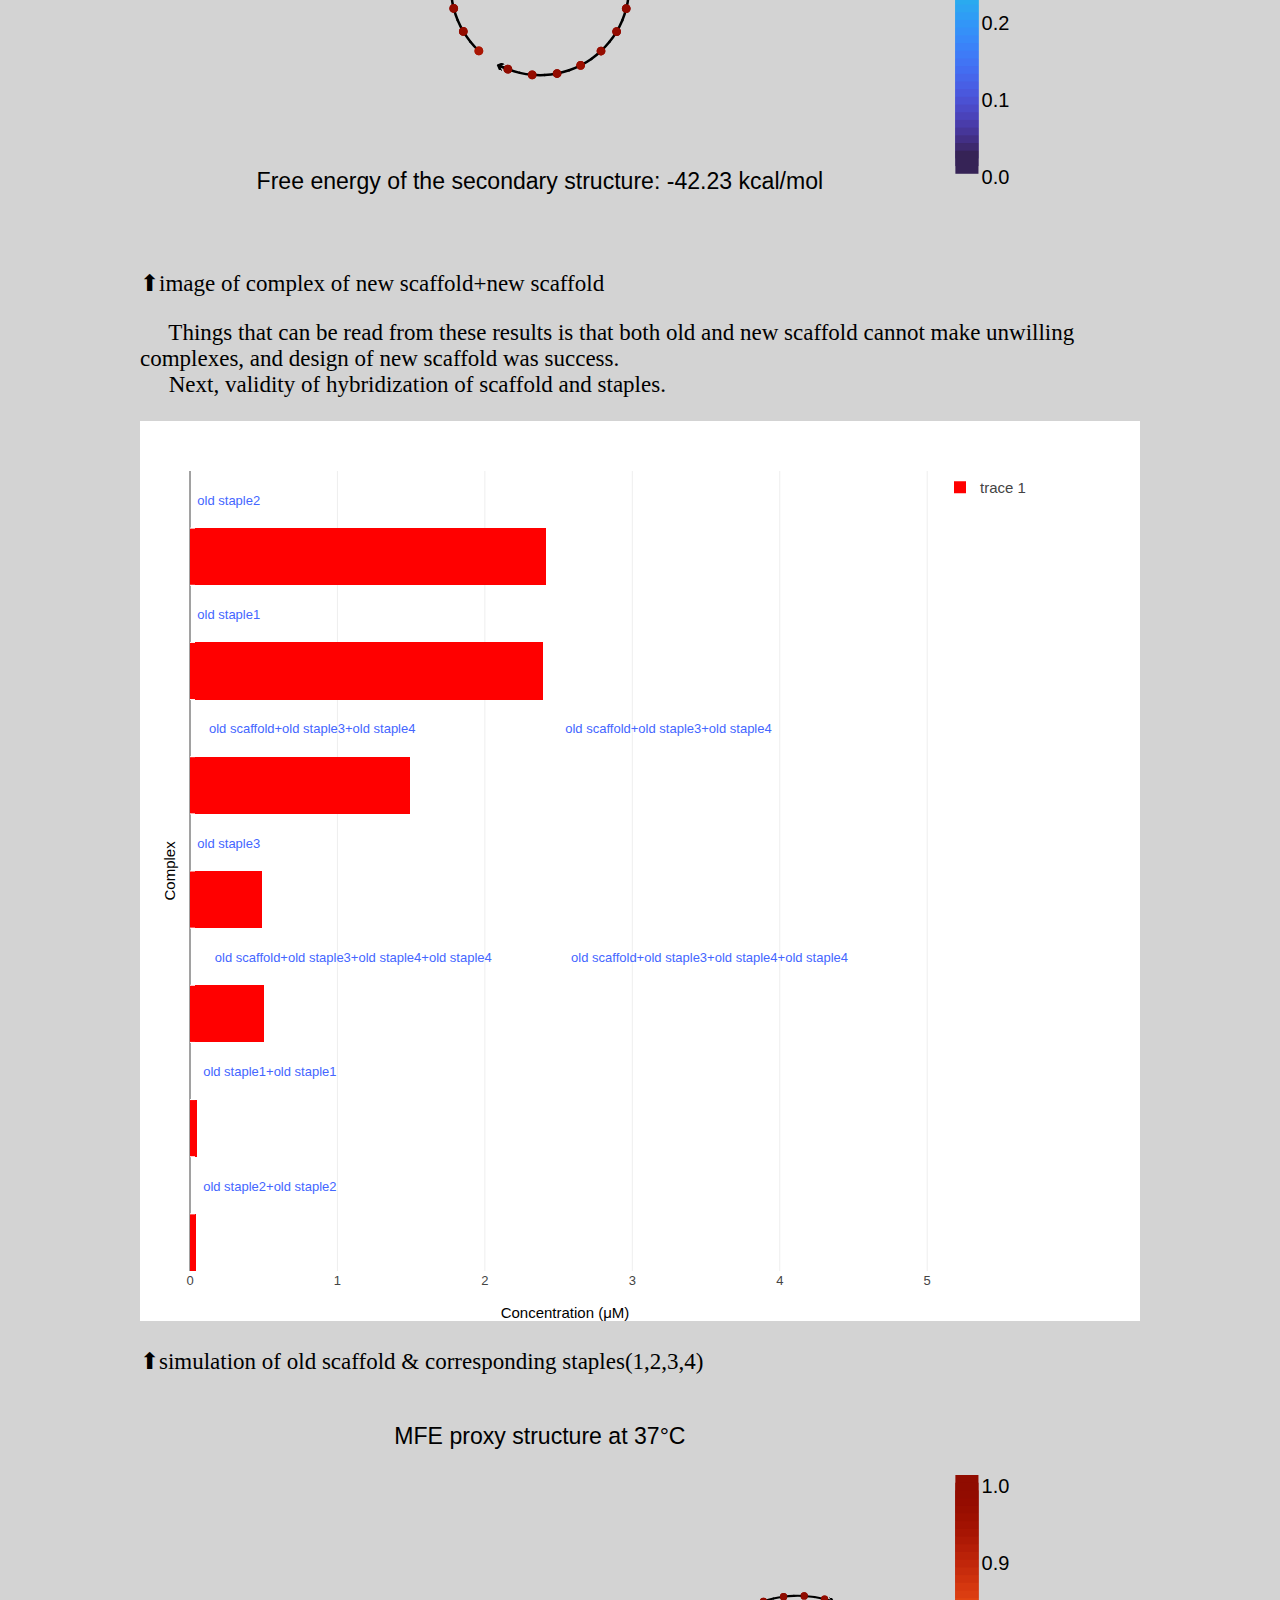
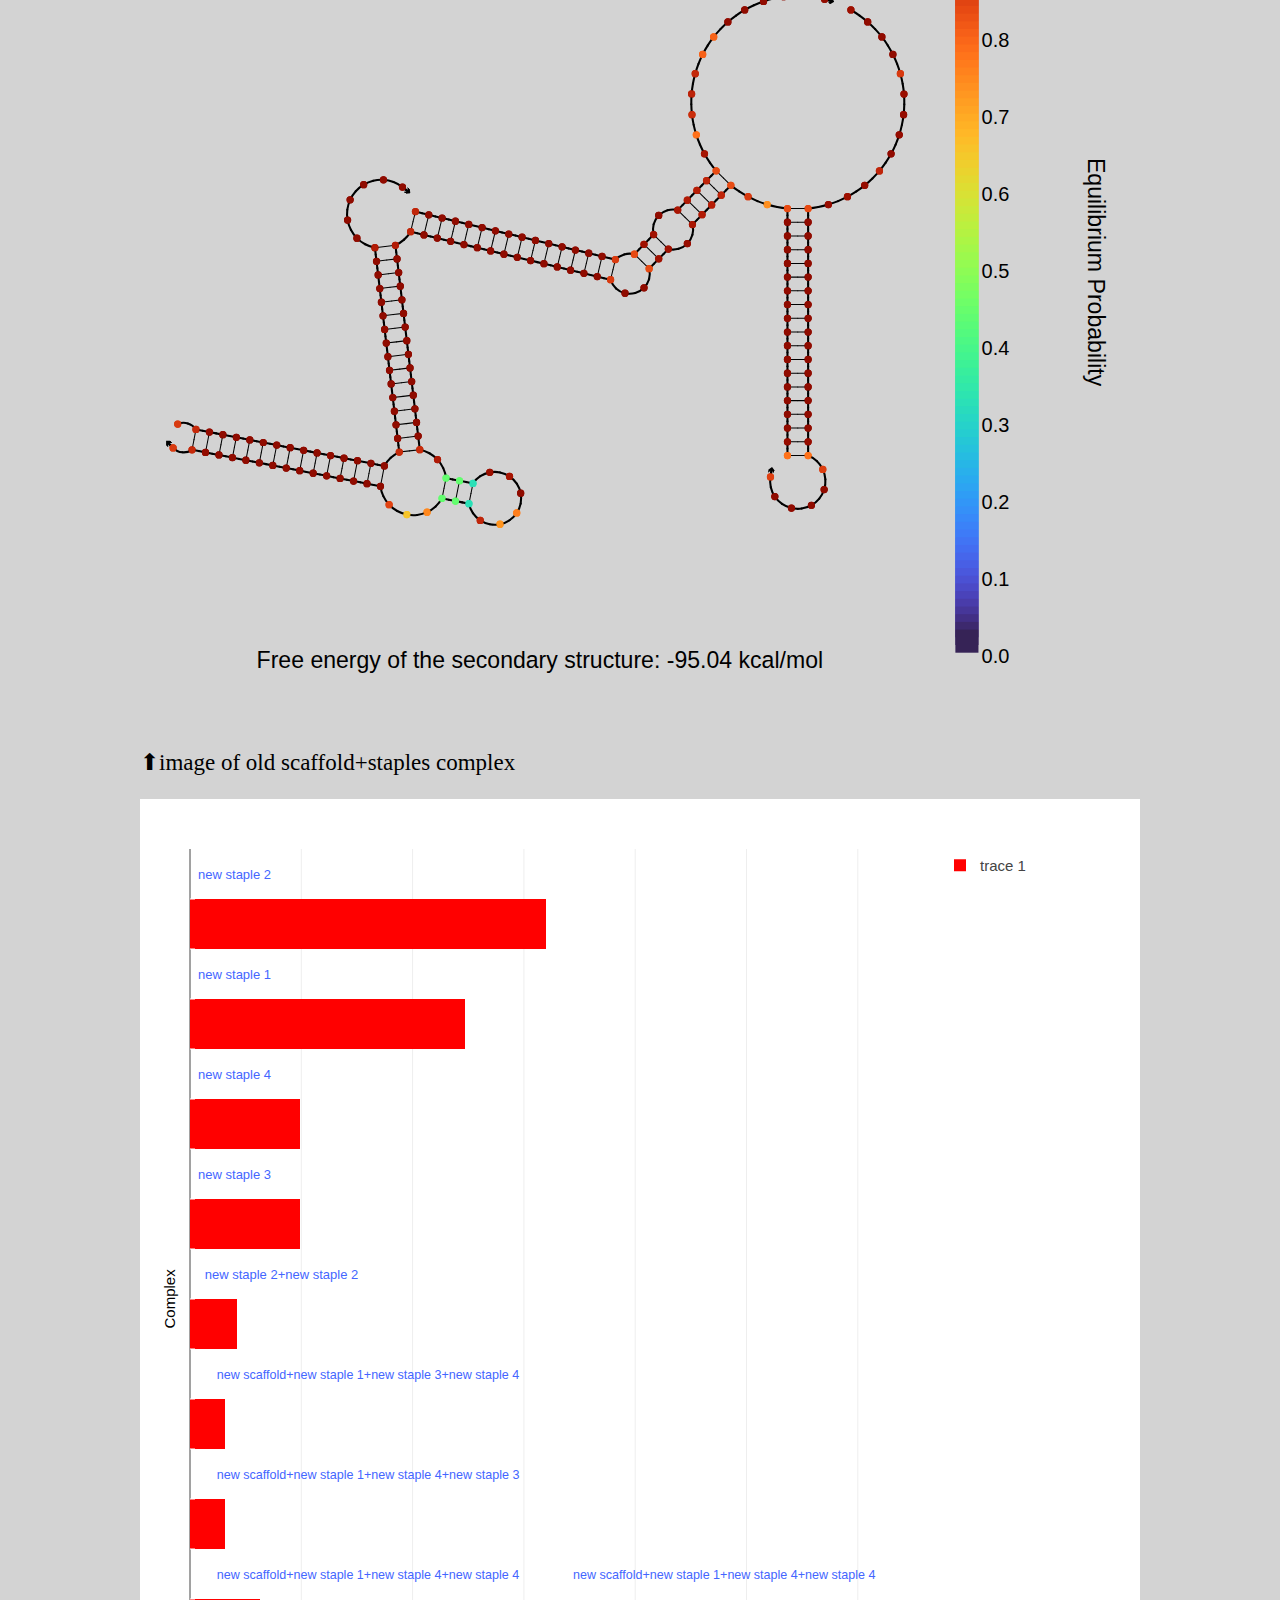
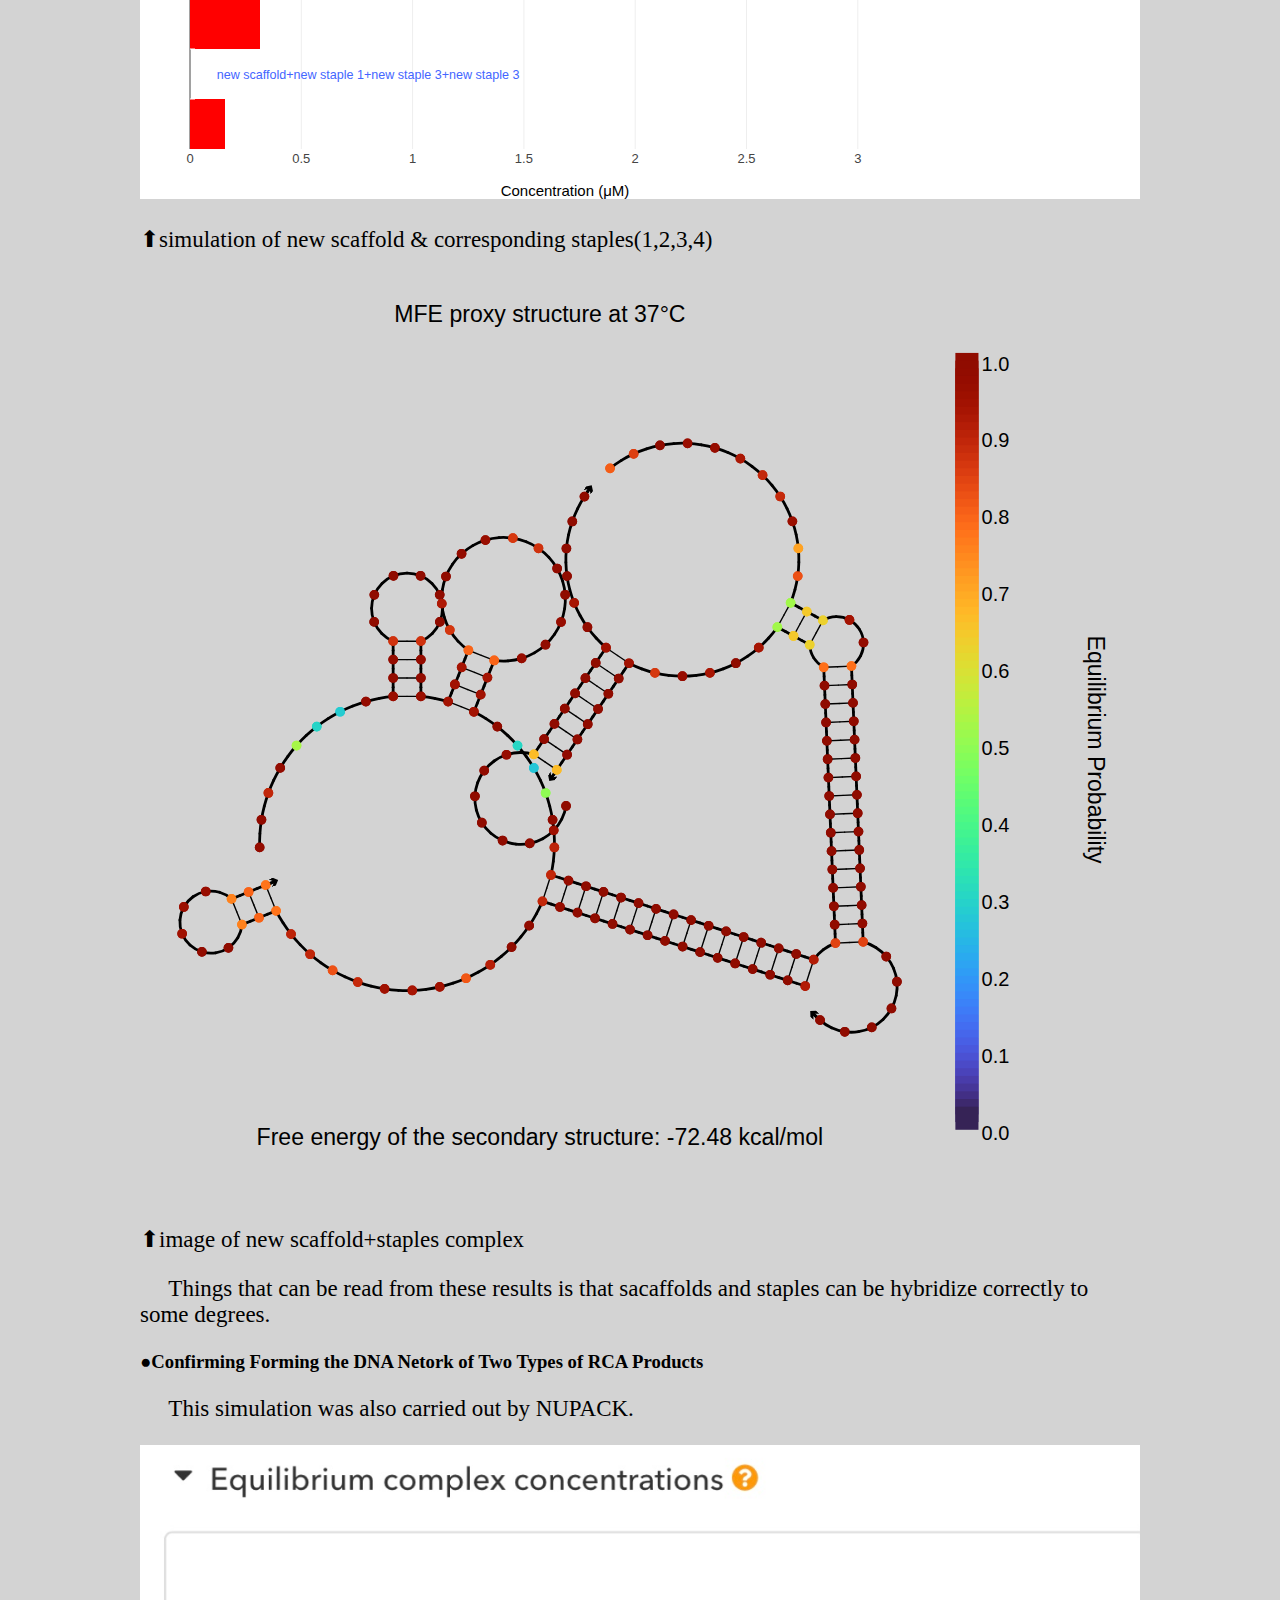
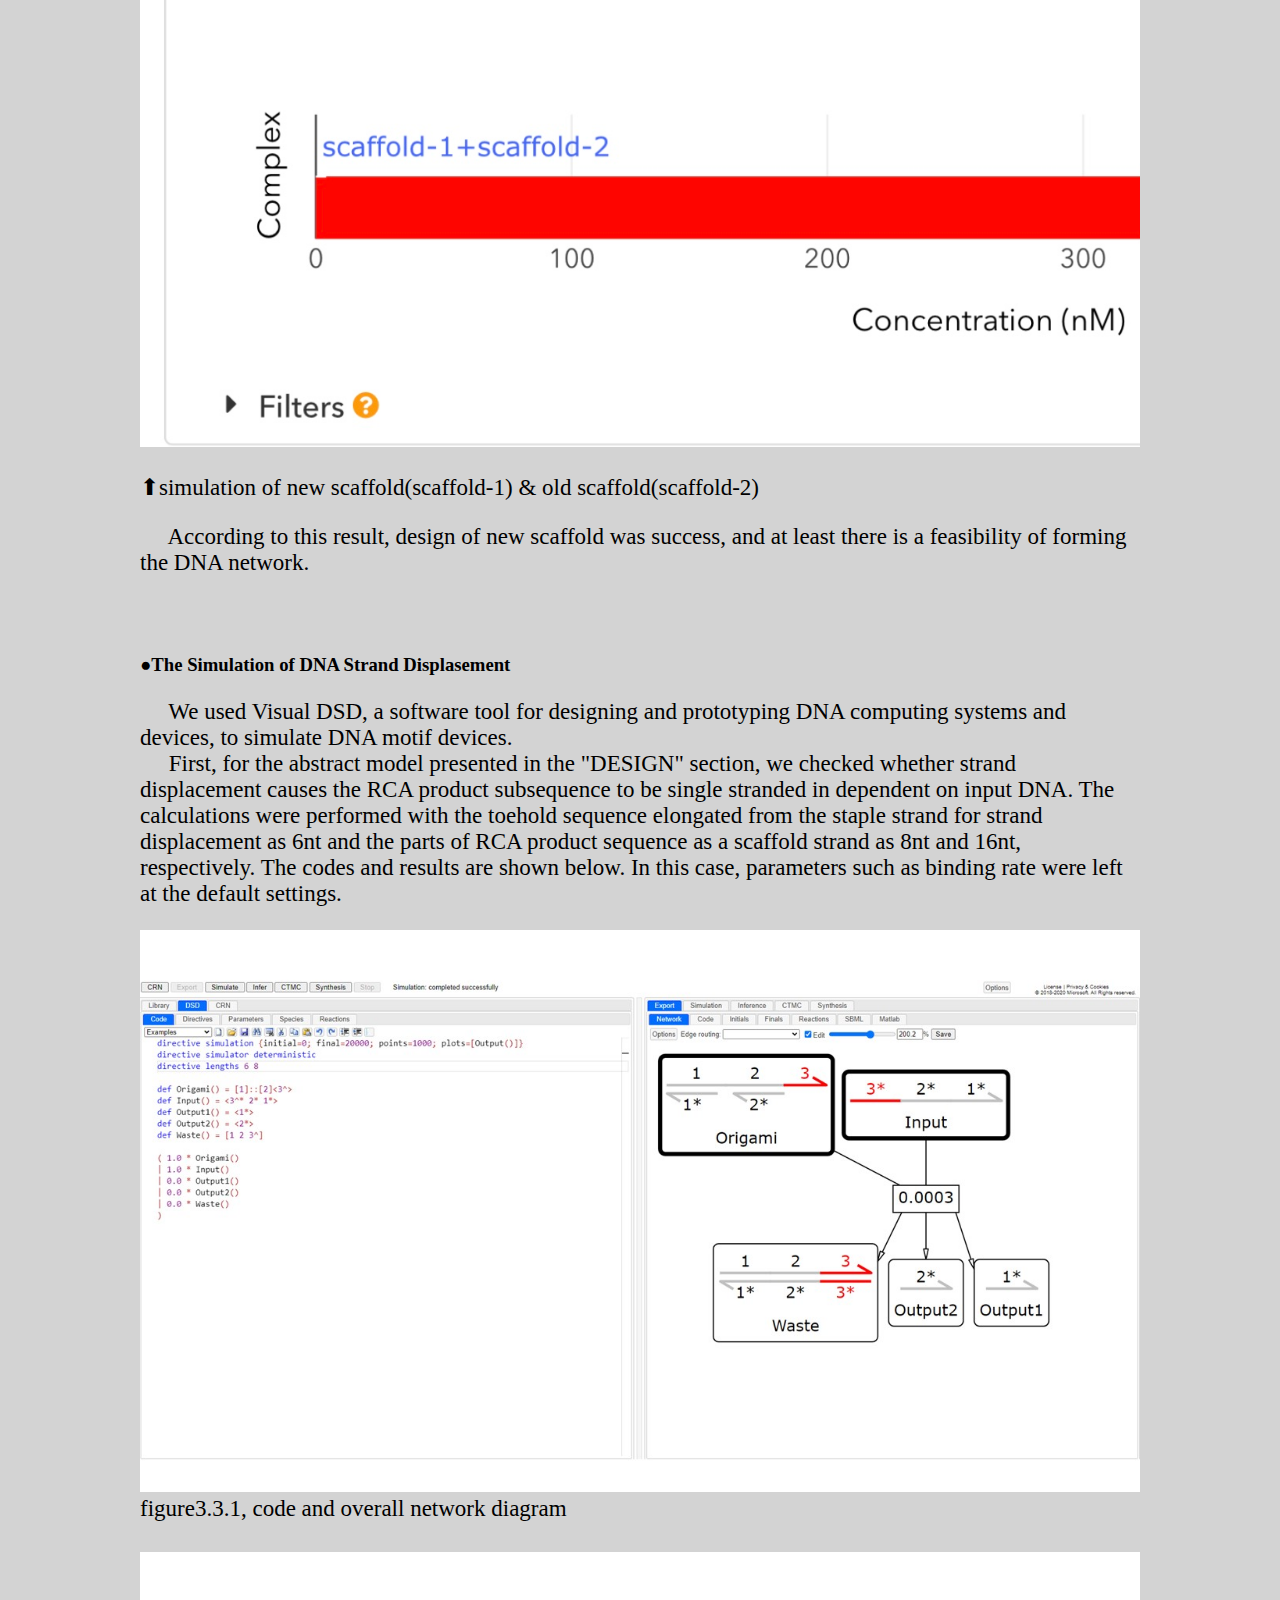
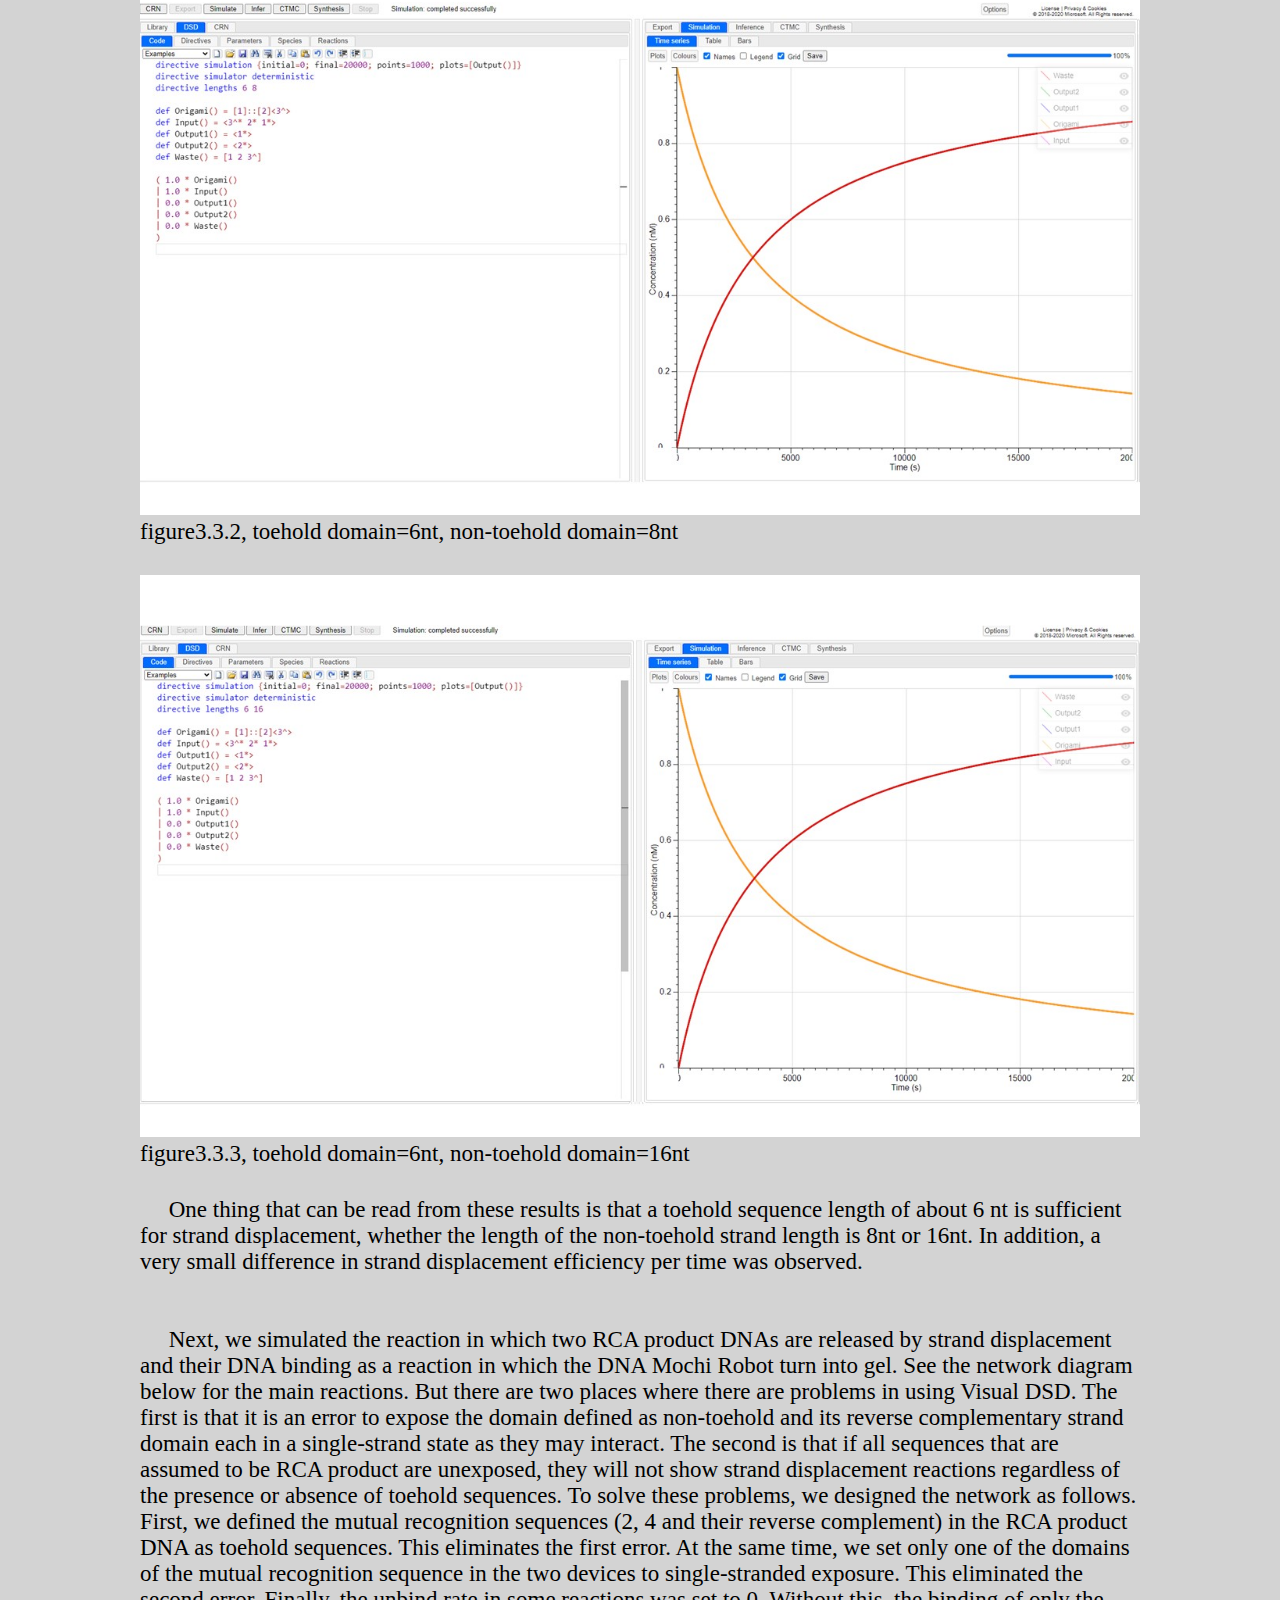
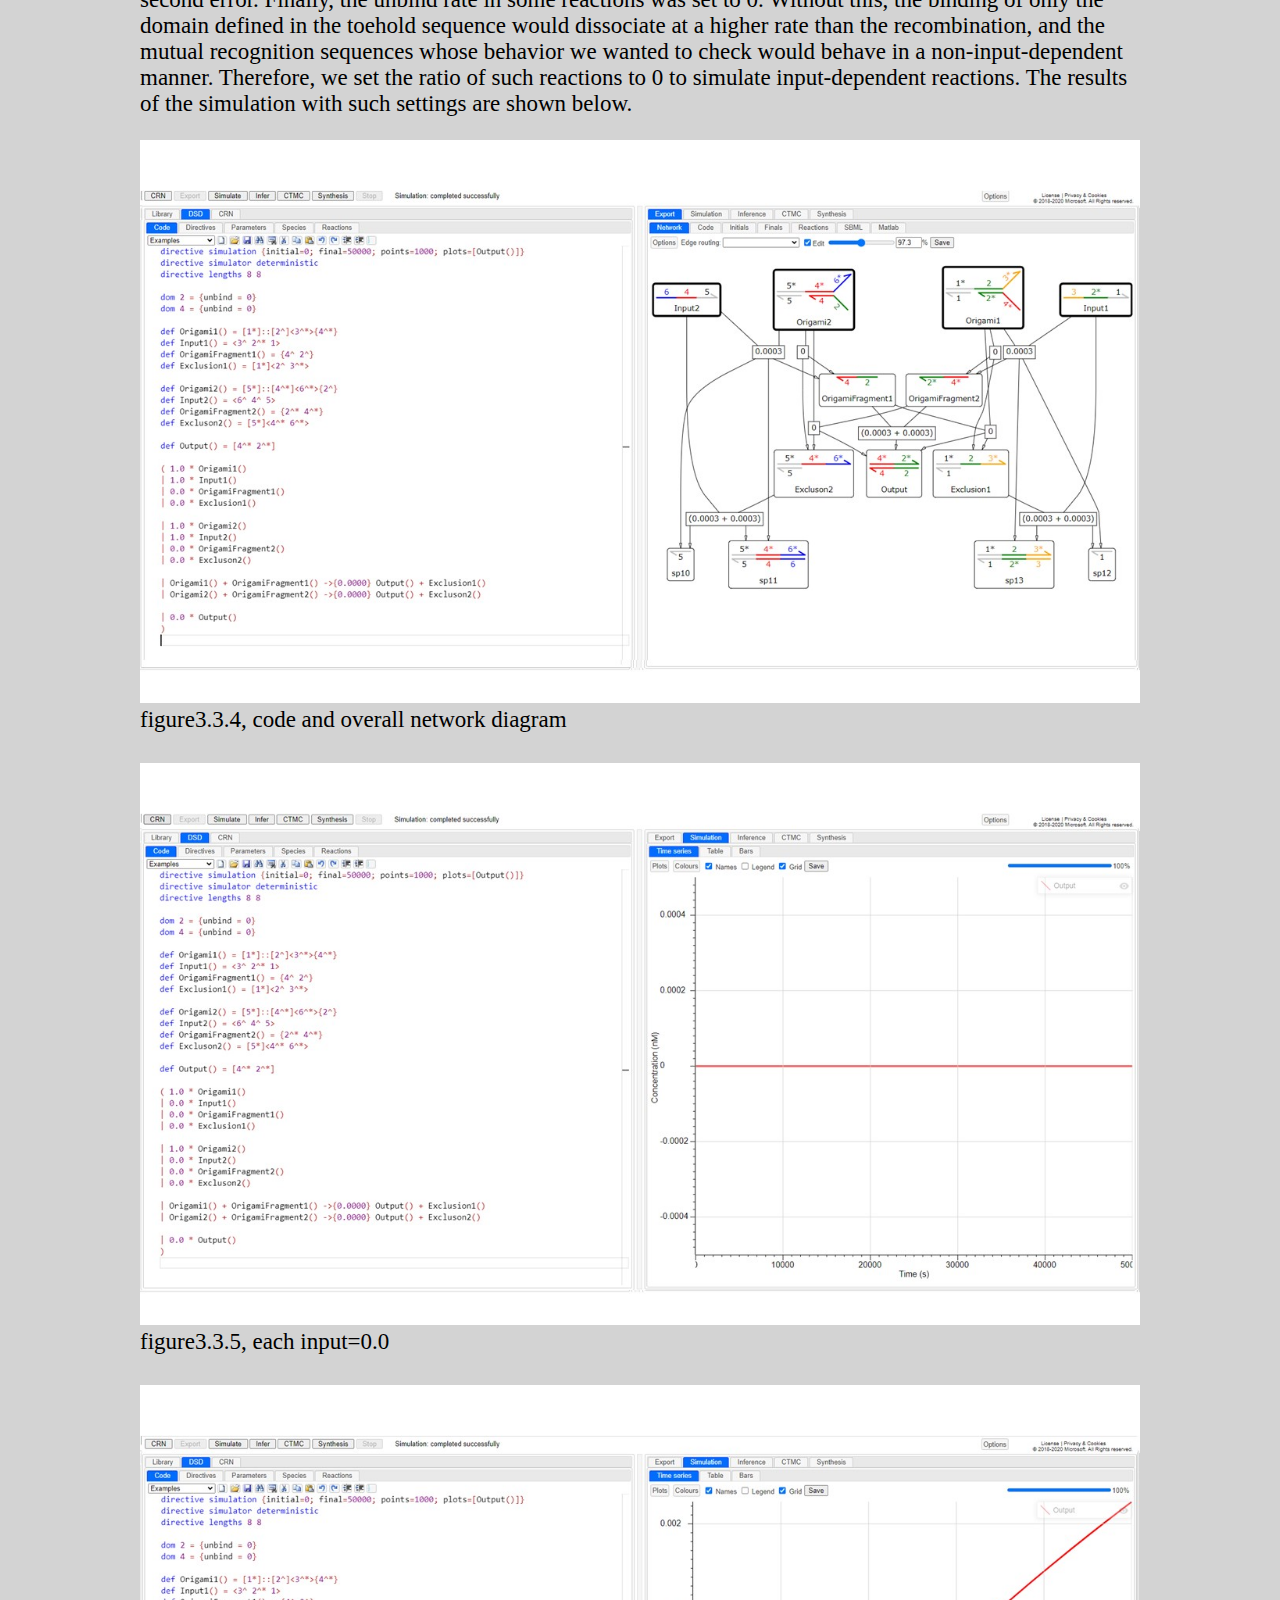
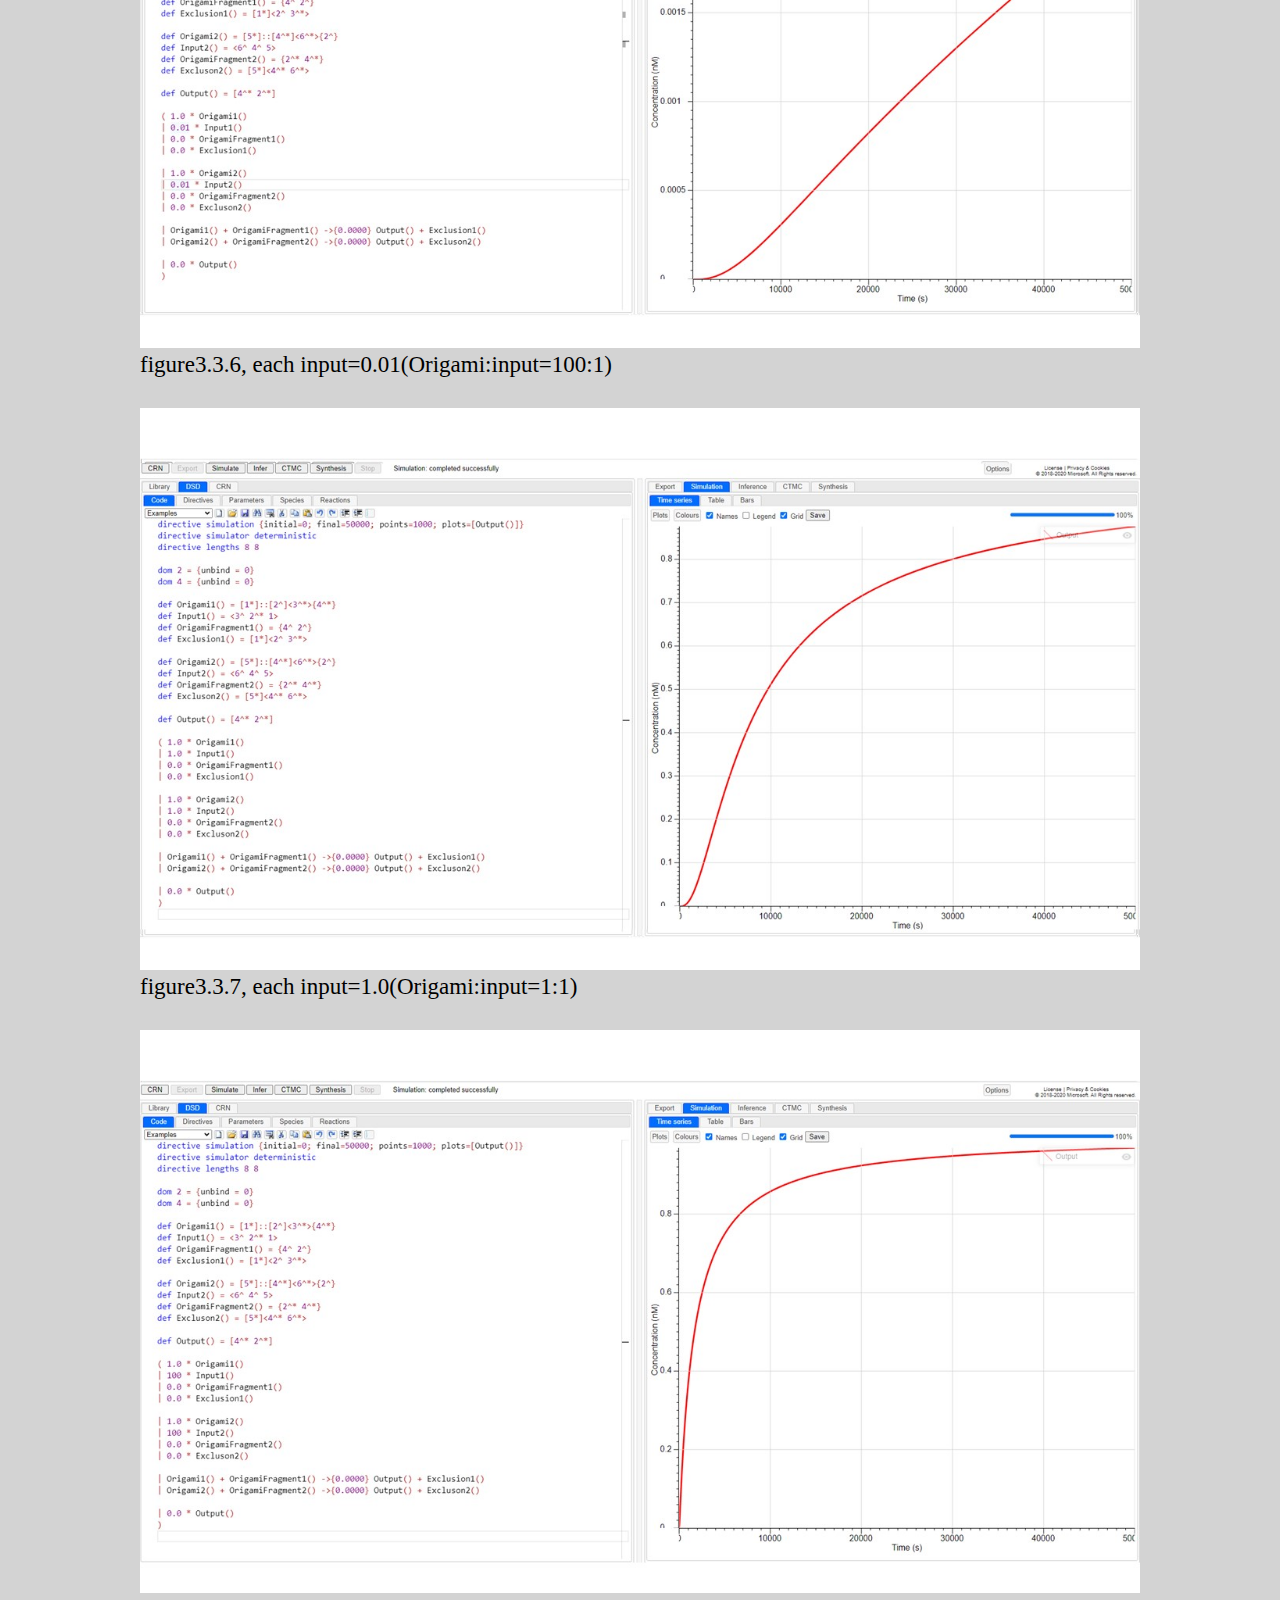
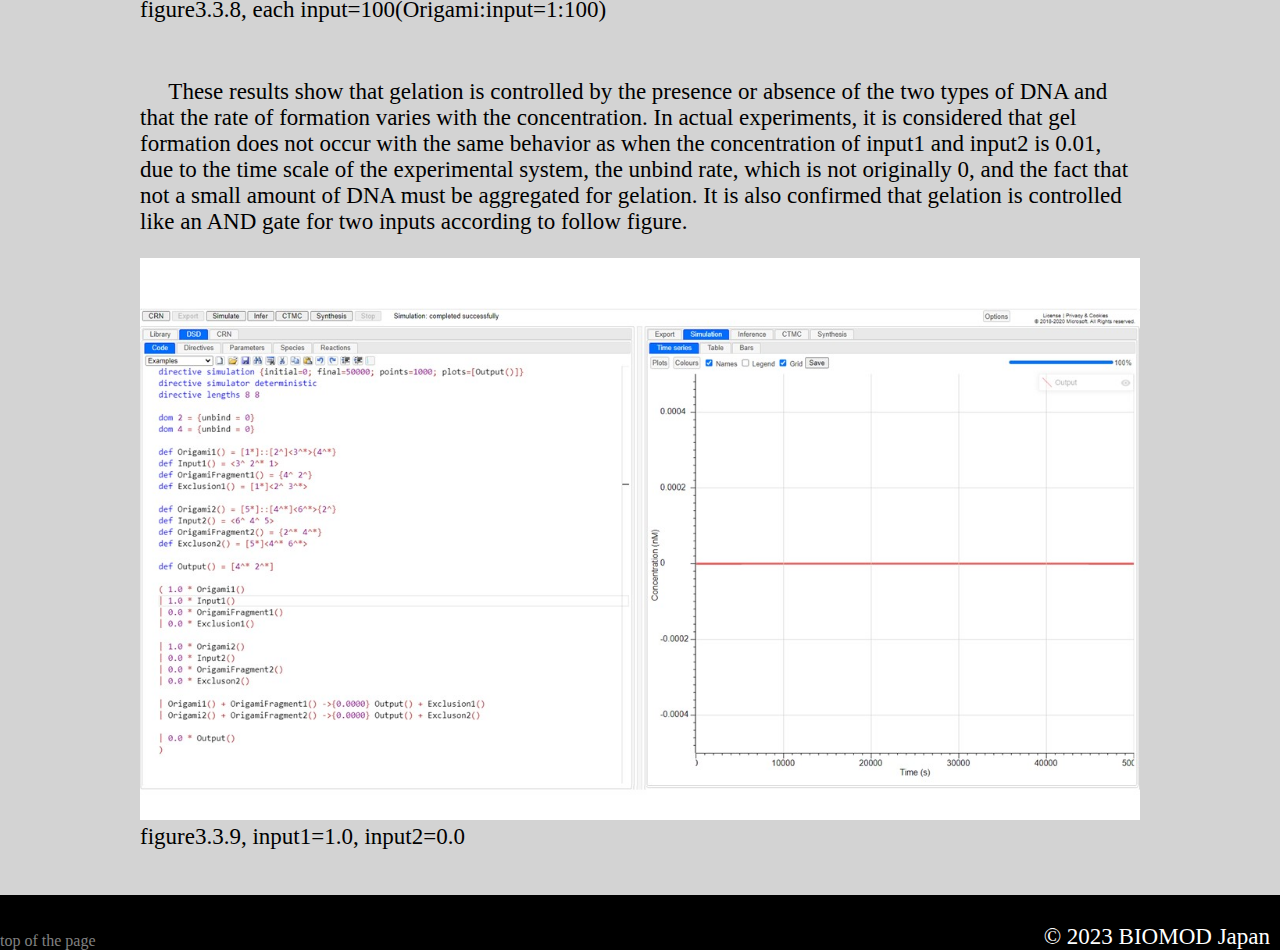
<file: page/dry.html>
<!DOCTYPE html>
<html lang="en">

<head>
    <meta charset="UTF-8">
    <meta name="viewport" content="width=device-width, initial-scale=1.0">
    <meta name="format-detection" content="telephone=no">

    <title>DRY|TokyoAlliance in BIO-MOD</title>
    <meta name="Dry|TokyoAlliance in BIO-MOD" content="">

    <link rel="stylesheet" href="css/style.css">
    <link rel="stylesheet" href="css/experiment.css">
    <! 参考：https://moshashugyo.com/media/html-head >
</head>

<body>
    <! 全体>
    <div class="container">

        <! メニューバー>
        <div class="menue">
        <nav>
            <ul class="page_tag">
                <li><a href="team.html">TEAM</a> </li>
                <li><a href="conclusion.html">CONCLUSION</a></li>
                <li class="experiment"><a href="experiment.html">EXPERIMENT</a> 
                    <ul>
                        <li><a href="wet.html">WET</a></li>
                        <li><a href="dry.html">DRY</a></li>
                    </ul>
                </li>
                <li><a href="design.html">DESIGN</a> </li>
                <li><a href="project.html">PROJECT</a> </li>
            </ul>
        </nav>
        </div>
        <! チームロゴ>
        <div class="teamlogo">
        <a href="../index.html">TokyoAlliance</a>
        </div>

        <h1>EXPERIMENT: DRY</h1>

        <div class="simulation">
            <h2>〇 Simulation</h2>
            <h3>●Evaluating the Validity of Designed DNA Strands</h3>
            <p>
                &emsp;
                To evaluate the validity of designed DNA strands (shown in the Design section),we checked whether our designed DNA strands hybridize into unwilling complexes by NUPACK simulations.
                <br>
                &emsp;
                Under images were these simulation results
            </p> 
            <img src="../image/old histogram.svg" width="50%">
            <p>⬆old scaffold is a one section of reference RCA ptoduct in Dry experimental section</p>
            
            <img src="../image/old scaffold+old scaffold.svg" width="50%">
            <p>⬆image of complex of old scaffold+old scaffold</p>

            <img src="../image/new histogram.svg" width="50%">
            <p>⬆new scaffold is a one section of new RCA ptoduct in Dry experimental section</p>

            <img src="../image/new scaffold+new scaffold.svg" width="50%">
            <p>⬆image of complex of new scaffold+new scaffold</p>

            <p>
                &emsp;
                Things that can be read from these results is that both old and new scaffold cannot make unwilling complexes, and design of new
                scaffold was success.
                <br>
                &emsp;
                Next, validity of hybridization of scaffold and staples.
            </p>
            <img src="../image/old origami histogram.svg" width="50%">
            <p>⬆simulation of old scaffold & corresponding staples(1,2,3,4)</p>

            <img src="../image/old scaffold+staple3+staple4.svg" width="50%">
            <p>⬆image of old scaffold+staples complex </p>

            <img src="../image/new origami histogram.svg" width="50%">
            <p>⬆simulation of new scaffold & corresponding staples(1,2,3,4)</p>

            <img src="../image/new scaffold+staple1+staple3+staple4.svg" width="50%">
            <p>⬆image of new scaffold+staples complex</p>

             <p>
                &emsp;
                Things that can be read from these results is that sacaffolds and staples can be hybridize correctly to some degrees.
            </p>
            
            <h3>●Confirming Forming the DNA Netork of Two Types of RCA Products</h3>
            <p>
                &emsp;
                This simulation was also carried out by NUPACK.
            </p>
            <img src="../image/IMG_7278.jpg" width="50%">
            <p>⬆simulation of new scaffold(scaffold-1) & old scaffold(scaffold-2)</p>
            
            <p>
                &emsp;
                According to this result, design of new scaffold was success, and at least there is a feasibility of forming the DNA network.
            </p>
            <br>
            <br>

        
            <h3>●The Simulation of DNA Strand Displasement</h3>
            <p>
                &emsp;
                We used Visual DSD, a software tool for designing and prototyping DNA computing systems and devices, to simulate DNA motif devices.
                <br>
                &emsp;
                First, for the abstract model presented in the "DESIGN" section, we checked whether strand displacement causes the RCA product subsequence to be single stranded in dependent on input DNA. 
                The calculations were performed with the toehold sequence elongated from the staple strand for strand displacement as 6nt and the parts of RCA product sequence as a scaffold strand as 8nt and 16nt, respectively. 
                The codes and results are shown below. In this case, parameters such as binding rate were left at the default settings.
            </p>
            <img src="../image/sim1.jpg">
            <p class="figure">figure3.3.1, code and overall network diagram</p>

            <img src="../image/sim2.jpg">
            <p class="figure">figure3.3.2, toehold domain=6nt, non-toehold domain=8nt </p>

            <img src="../image/sim3.jpg">
            <p class="figure">figure3.3.3, toehold domain=6nt, non-toehold domain=16nt </p>

            <p>
                &emsp;
                One thing that can be read from these results is that a toehold sequence length of about 6 nt is sufficient for strand displacement, whether the length of the non-toehold strand length is 8nt or 16nt. In addition,
                a very small difference in strand displacement efficiency per time was observed.
                <br>
                <br>
                <br>
                &emsp;
                Next, we simulated the reaction in which two RCA product DNAs are released by strand displacement and their DNA binding as a reaction in which the DNA Mochi Robot turn into gel. 
                See the network diagram below for the main reactions. 
                But there are two places where there are problems in using Visual DSD. The first is that it is an error to expose the domain defined as non-toehold and its reverse complementary strand domain each in a single-strand state as they may interact. 
                The second is that if all sequences that are assumed to be RCA product are unexposed, they will not show strand displacement reactions regardless of the presence or absence of toehold sequences. To solve these problems, we designed the network as follows. 
                First, we defined the mutual recognition sequences (2, 4 and their reverse complement) in the RCA product DNA as toehold sequences. This eliminates the first error. At the same time, we set only one of the domains of the mutual recognition sequence in the two devices to single-stranded exposure. 
                This eliminated the second error. Finally, the unbind rate in some reactions was set to 0. Without this, the binding of only the domain defined in the toehold sequence would dissociate at a higher rate than the recombination, and the mutual recognition sequences whose behavior we wanted to check would behave in a non-input-dependent manner. 
                Therefore, we set the ratio of such reactions to 0 to simulate input-dependent reactions. The results of the simulation with such settings are shown below.
            </p>
            <img src="../image/sim4.jpg">
            <p class="figure">figure3.3.4, code and overall network diagram</p>

            <img src="../image/sim5.jpg">
            <p class="figure">figure3.3.5, each input=0.0</p>

            <img src="../image/sim6.jpg">
            <p class="figure">figure3.3.6, each input=0.01(Origami:input=100:1)</p>

            <img src="../image/sim7.jpg">
            <p class="figure">figure3.3.7, each input=1.0(Origami:input=1:1)</p>

            <img src="../image/sim8.jpg">
            <p class="figure">figure3.3.8, each input=100(Origami:input=1:100)</p>
            <p>
                <br>
                &emsp;
                These results show that gelation is controlled by the presence or absence of the two types of DNA and that the rate of formation varies with the concentration. In actual experiments, it is considered that gel formation does not occur with the same behavior as when the concentration of input1 and input2 is 0.01, 
                due to the time scale of the experimental system, the unbind rate, which is not originally 0, and the fact that not a small amount of DNA must be aggregated for gelation. It is also confirmed that gelation is controlled like an AND gate for two inputs according to follow figure.
            </p>
            <img src="../image/sim9.jpg">
            <p class="figure">figure3.3.9, input1=1.0, input2=0.0</p>


        </div>



        
        <! フッター>
        <div class="footer">
            <p>© 2023 BIOMOD Japan</p>
            <a href="#">top of the page</a>
        </div>
    </div>
</body>

</html>
</file>
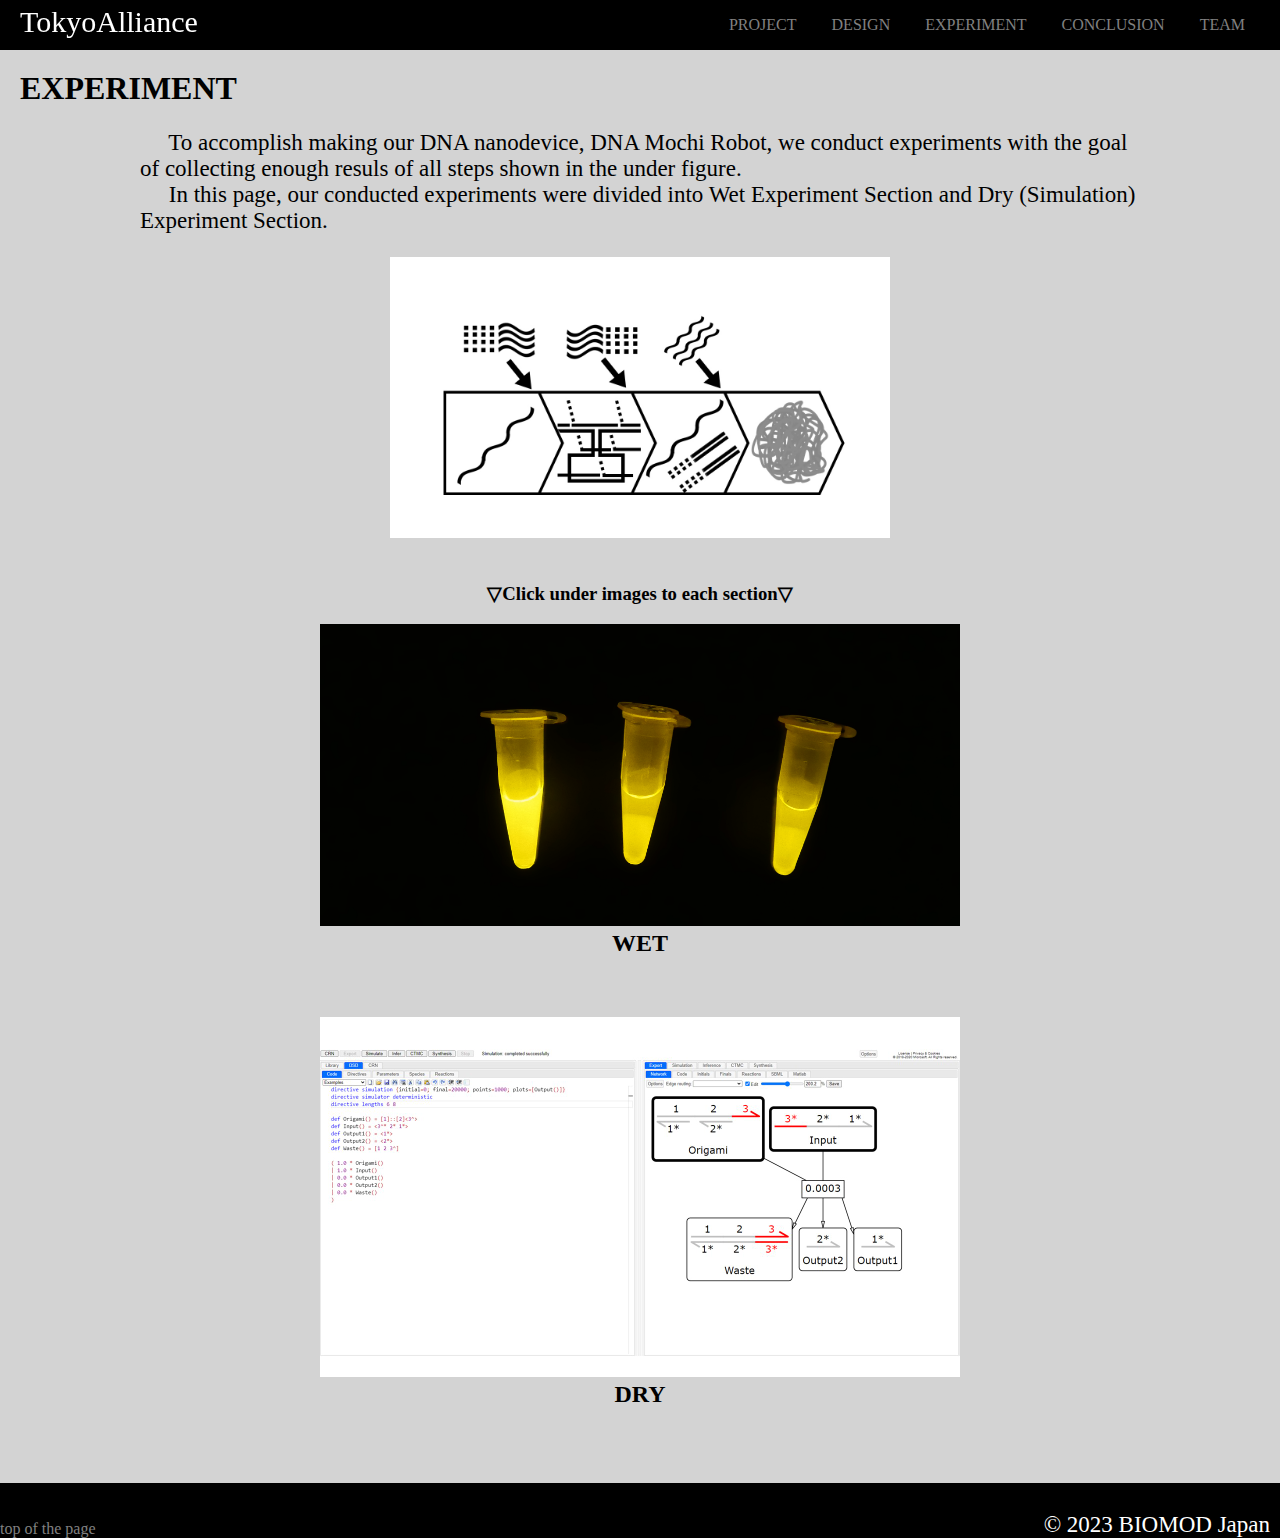
<file: page/experiment.html>
<!DOCTYPE html>
<html lang="en">

<head>
    <meta charset="UTF-8">
    <meta name="viewport" content="width=device-width, initial-scale=1.0">
    <meta name="format-detection" content="telephone=no">

    <title>Experiment|TokyoAlliance in BIO-MOD</title>
    <meta name="Experiment|TokyoAlliance in BIO-MOD" content="">

    <link rel="stylesheet" href="css/style.css">
    <link rel="stylesheet" href="css/experiment.css">
    <! 参考：https://moshashugyo.com/media/html-head >
</head>

<body>
    <! 全体>
    <div class="container">

        <! メニューバー>
        <div class="menue">
        <nav>
            <ul class="page_tag">
                <li><a href="team.html">TEAM</a> </li>
                <li><a href="conclusion.html">CONCLUSION</a></li>
                <li class="experiment"><a href="experiment.html">EXPERIMENT</a> 
                    <ul>
                        <li><a href="wet.html">WET</a></li>
                        <li><a href="dry.html">DRY</a></li>
                    </ul>
                </li>
                <li><a href="design.html">DESIGN</a> </li>
                <li><a href="project.html">PROJECT</a> </li>
            </ul>
        </nav>
        </div>
        <! チームロゴ>
        <div class="teamlogo">
        <a href="../index.html">TokyoAlliance</a>
        </div>

        <h1>EXPERIMENT</h1>

        <div class="top">
        <p>
            &emsp;
            To accomplish making our DNA nanodevice, DNA Mochi Robot, we conduct experiments with the goal of collecting enough resuls of all steps shown in the under figure.
            <br>
            &emsp;
            In this page, our conducted experiments were divided into Wet Experiment Section and Dry (Simulation) Experiment Section.
            <br>
            <center>
                <img src="../image/reaction.jpg" 
                width="100%"
                alt="reaction"/>
            </center>
        <br>
</p>
</div>
<h3 style="text-align:center">▽Click under images to each section▽</h3>
        <div class="to_ex1">
            <a href="wet.html">

                <! ↓ここに、代表的な画像データを紐づける（リンク用）> 
                <img src="../image/IMG_7385.PNG"
                width="300"
                alt="wet">
            </a>
            <h2>WET</h2>
        </div>

        <div class="to_ex3">
            <a href="dry.html">
                <img src="../image/sim1.jpg"
                alt="dry">
            </a>
            <h2>DRY</h2>
        </div>
 

        <! フッター>
        <div class="footer">
            <p>© 2023 BIOMOD Japan</p>
            <a href="#">top of the page</a>
        </div>
    </div>
</body>

</html>
</file>
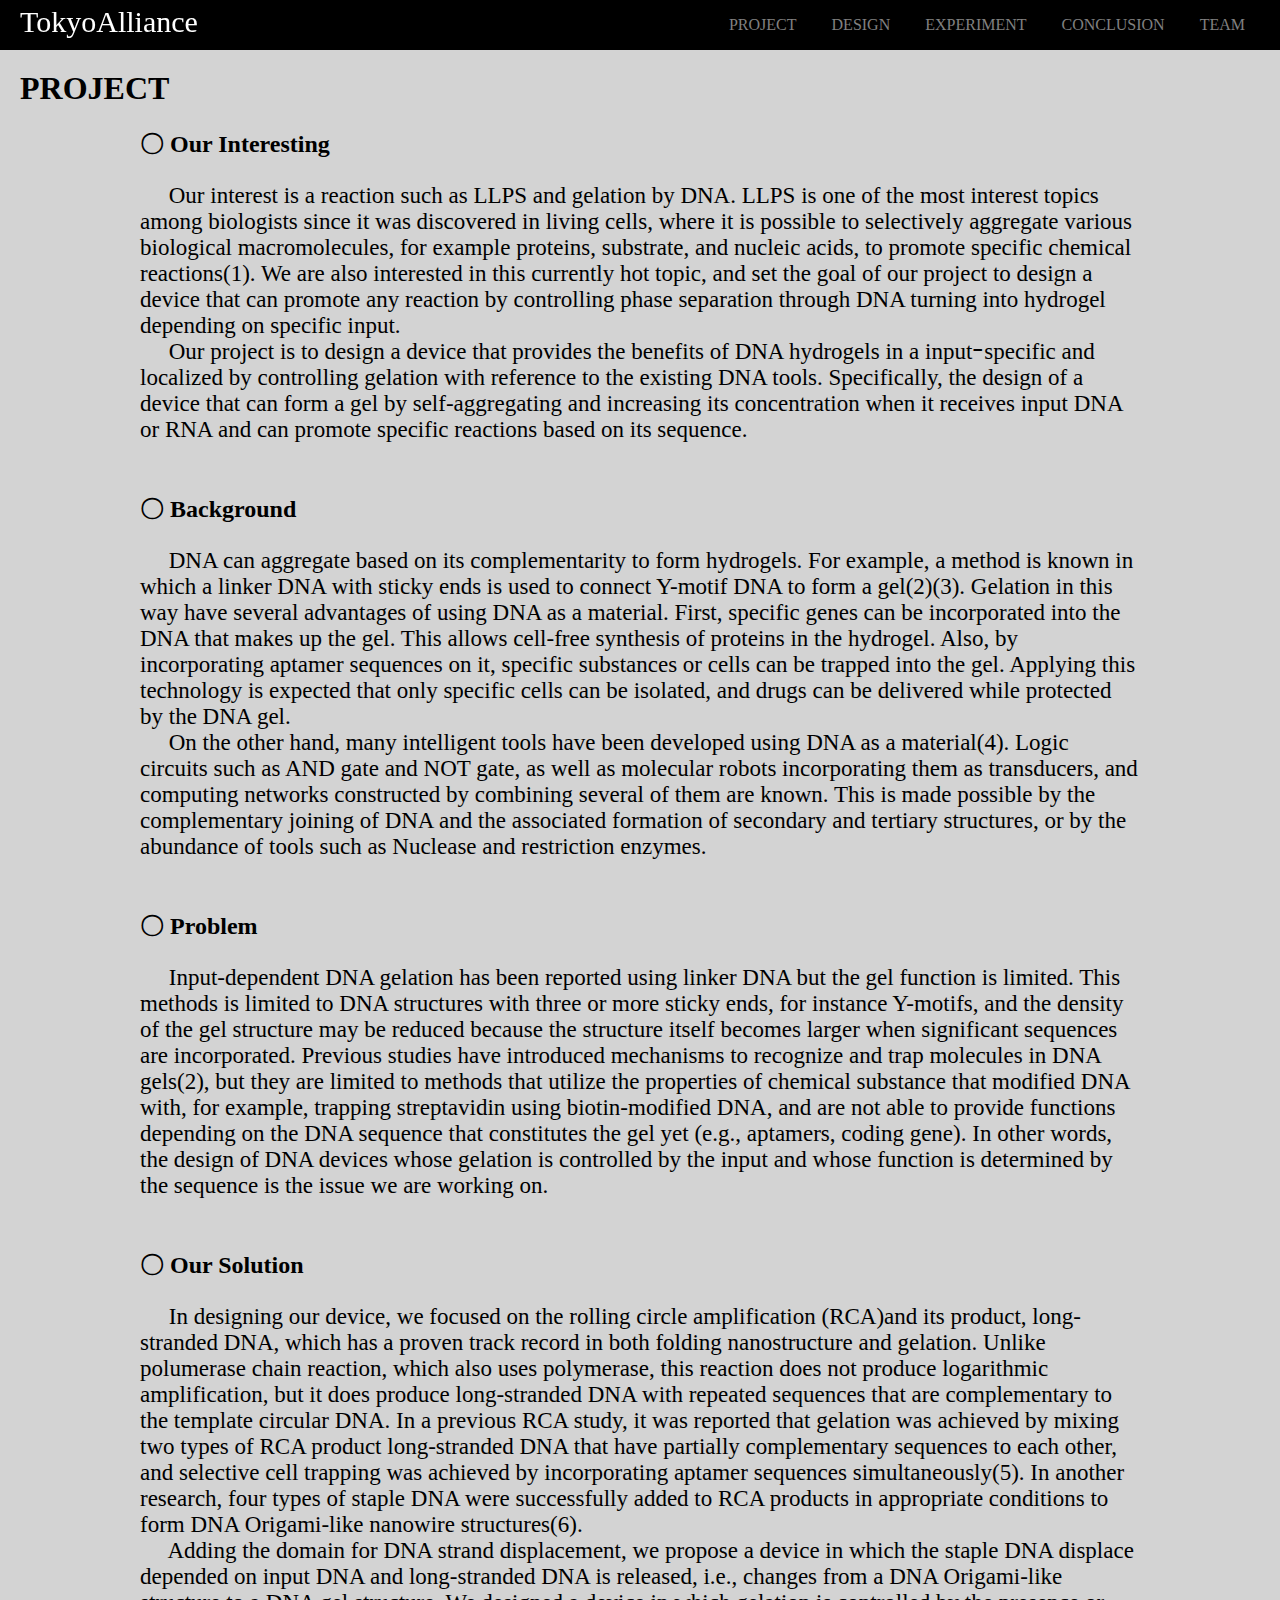
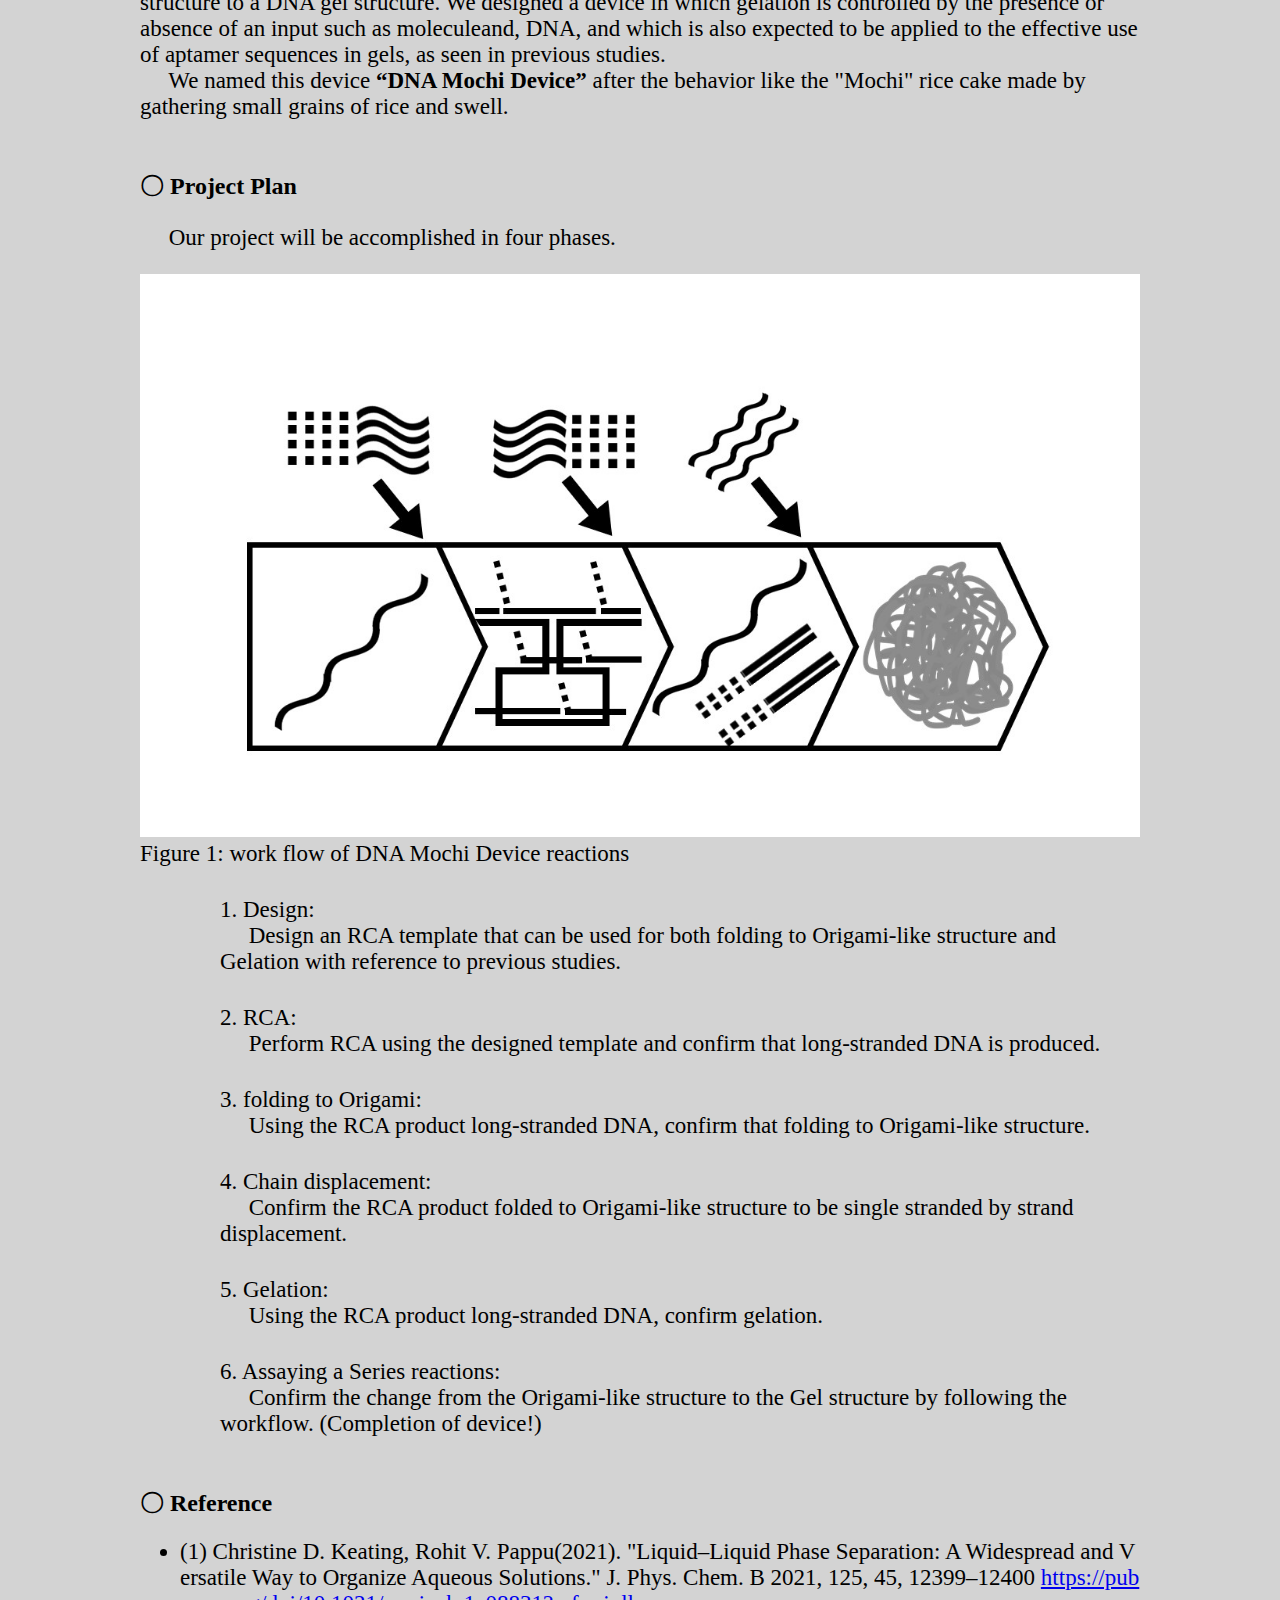
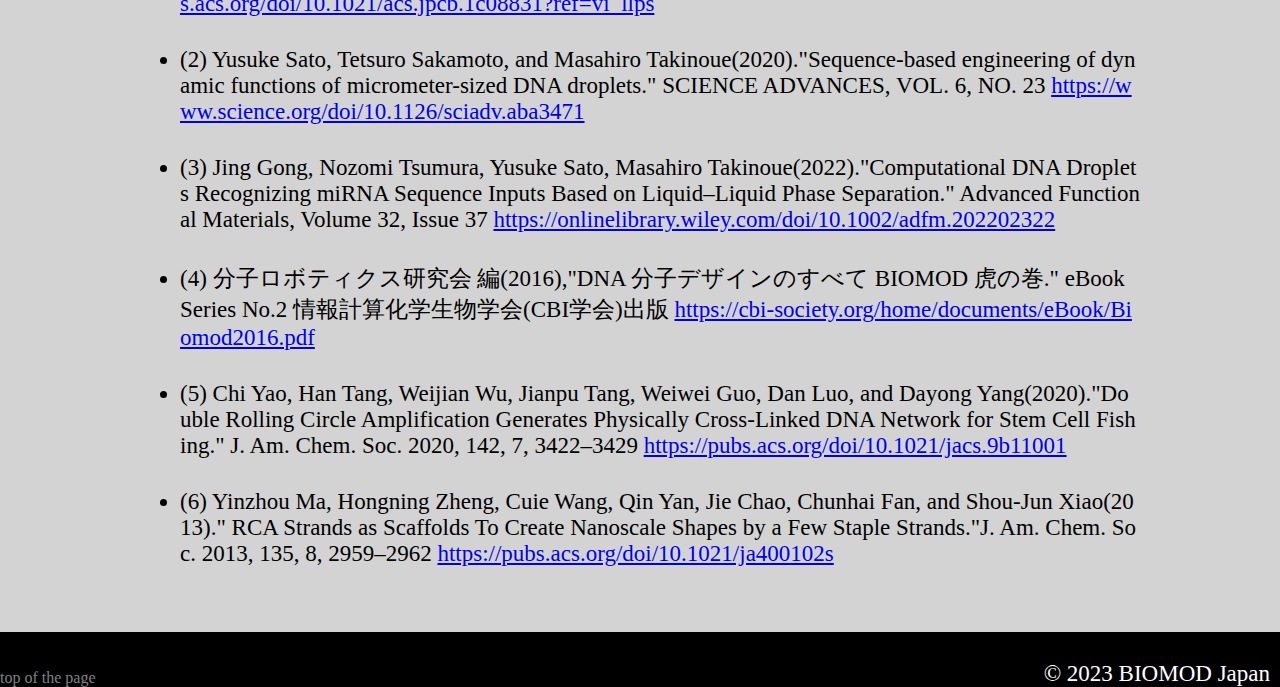
<file: page/project.html>
<!DOCTYPE html>
<html lang="en">

<head>
    <meta charset="UTF-8">
    <meta name="viewport" content="width=device-width, initial-scale=1.0">
    <meta name="format-detection" content="telephone=no">

    <title>Project|TokyoAlliance in BIO-MOD</title>
    <meta name="Project|TokyoAlliance in BIO-MOD" content="">

    <link rel="stylesheet" href="css/style.css">
    <link rel="stylesheet" href="css/project.css">   
    <! 参考：https://moshashugyo.com/media/html-head >
</head>

<body>
    <! 全体>
    <div class="container">

        <! メニューバー>
        <div class="menue">
        <nav>
            <ul class="page_tag">
                <li><a href="team.html">TEAM</a> </li>
                <li><a href="conclusion.html">CONCLUSION</a></li>
                <li class="experiment"><a href="experiment.html">EXPERIMENT</a> 
                    <ul>
                        <li><a href="wet.html">WET</a></li>
                        <li><a href="dry.html">DRY</a></li>
                    </ul>
                </li>
                <li><a href="design.html">DESIGN</a> </li>
                <li><a href="project.html">PROJECT</a> </li>
            </ul>
        </nav>
        </div>
        <! チームロゴ>
        <div class="teamlogo">
        <a href="../index.html">TokyoAlliance</a>
        </div>

        <h1>PROJECT</h1>

        <div class="interesting">
        <h2>〇 Our Interesting</h2>
            <p>
                &emsp;
                Our interest is a reaction such as LLPS and gelation by DNA. LLPS is one of the most interest topics among biologists since it was discovered in living cells,
                where it is possible to selectively aggregate various biological macromolecules, for example proteins, substrate, and nucleic acids, to promote specific chemical reactions(1).
                We are also interested in this currently hot topic, and set the goal of our project to design a device that can promote any reaction by controlling phase separation through DNA turning into hydrogel depending on specific input.
                <br>
                &emsp;
                Our project is to design a device that provides the benefits of DNA hydrogels in a inputｰspecific and localized by controlling gelation with reference to the existing DNA tools.
                Specifically, the design of a device that can form a gel by self-aggregating and increasing its concentration when it receives input DNA or RNA and can promote specific reactions based on its sequence.
            </p>
        </div>
        <div class="background">
        <h2>〇 Background</h2>
            <p>
                &emsp;
                DNA can aggregate based on its complementarity to form hydrogels. For example, a method is known in which a linker DNA with sticky ends is used to connect Y-motif DNA to form a gel(2)(3). 
                Gelation in this way have several advantages of using DNA as a material. First, specific genes can be incorporated into the DNA that makes up the gel. 
                This allows cell-free synthesis of proteins in the hydrogel. Also, by incorporating aptamer sequences on it, specific substances or cells can be trapped into the gel. 
                Applying this technology is expected that only specific cells can be isolated, and drugs can be delivered while protected by the DNA gel.
                <br>
                &emsp;
                On the other hand, many intelligent tools have been developed using DNA as a material(4). Logic circuits such as AND gate and NOT gate, as well as molecular robots incorporating them as transducers, and computing networks constructed by combining several of them are known.
                This is made possible by the complementary joining of DNA and the associated formation of secondary and tertiary structures, or by the abundance of tools such as Nuclease and restriction enzymes.
            </p>
        </div>

        <div class="problem">
        <h2>〇 Problem</h2>
            <p>
                &emsp;
                Input-dependent DNA gelation has been reported using linker DNA but the gel function is limited. This methods is limited to DNA structures with three or more sticky ends,
                for instance Y-motifs, and the density of the gel structure may be reduced because the structure itself becomes larger when significant sequences are incorporated. 
                Previous studies have introduced mechanisms to recognize and trap molecules in DNA gels(2), but they are limited to methods that utilize the properties of chemical substance that modified DNA with, for example, trapping streptavidin using biotin-modified DNA, 
                and are not able to provide functions depending on the DNA sequence that constitutes the gel yet (e.g., aptamers, coding gene).
                In other words, the design of DNA devices whose gelation is controlled by the input and whose function is determined by the sequence is the issue we are working on.    
            </p>


        </div>

        <div class="solution">
            <h2>〇 Our Solution</h2>
            <p>
                &emsp;
                In designing our device, we focused on the rolling circle amplification (RCA)and its product, long-stranded DNA, which has a proven track record in both folding nanostructure and gelation. 
                Unlike polumerase chain reaction, which also uses polymerase, this reaction does not produce logarithmic amplification, but it does produce long-stranded DNA with repeated sequences that are complementary to the template circular DNA. 
                In a previous RCA study, it was reported that gelation was achieved by mixing two types of RCA product long-stranded DNA that have partially complementary sequences to each other, 
                and selective cell trapping was achieved by incorporating aptamer sequences simultaneously(5). In another research, four types of staple DNA were successfully added to RCA products in appropriate conditions to form DNA Origami-like nanowire structures(6).
                <br>
                &emsp;
                Adding the domain for DNA strand displacement, we propose a device in which the staple DNA displace depended on input DNA and long-stranded DNA is released, i.e., changes from a DNA Origami-like structure to a DNA gel structure. 
                We designed a device in which gelation is controlled by the presence or absence of an input such as moleculeand, DNA, and which is also expected to be applied to the effective use of aptamer sequences in gels, as seen in previous studies.
                <br>
                &emsp;
                We named this device <strong>“DNA Mochi Device”</strong> after the behavior like the "Mochi" rice cake made by gathering small grains of rice and swell.
            </p>
        </div>

        <div class="plan">
            <h2>〇 Project Plan</h2>
            <p>
                &emsp;
                Our project will be accomplished in four phases.
            </p>
            <img src="../image/reaction.jpg" 
                width="100%"
                alt="reaction"/>
            <p class="figure">
                Figure 1: work flow of DNA Mochi Device reactions
            </p>
            <ul>
                <ol>
                    1. Design:
                    <br>
                    &emsp;
                    Design an RCA template that can be used for both folding to Origami-like structure and Gelation with reference to previous studies.
                </ol>
                <ol>
                    2. RCA:
                    <br>
                    &emsp;
                    Perform RCA using the designed template and confirm that long-stranded DNA is produced.
                </ol>
                <ol>
                    3. folding to Origami:
                    <br>
                    &emsp;
                    Using the RCA product long-stranded DNA, confirm that folding to Origami-like structure.
                </ol>
                <ol>
                    4. Chain displacement:
                    <br>
                    &emsp;
                    Confirm the RCA product folded to Origami-like structure to be single stranded by strand displacement.
                </ol>
                <ol>
                    5. Gelation:
                    <br>
                    &emsp;
                    Using the RCA product long-stranded DNA, confirm gelation.
                </ol>
                <ol>
                    6. Assaying a Series reactions:
                    <br>
                    &emsp;
                    Confirm the change from the Origami-like structure to the Gel structure by following the workflow. (Completion of device!)
                </ol>
            </ul>

        </div>

        <div class="reference">
        <h2>〇 Reference</h2>
            <ul>
                <li>
                    (1) Christine D. Keating, Rohit V. Pappu(2021). "Liquid–Liquid Phase Separation: A Widespread and Versatile Way to Organize Aqueous Solutions." J. Phys. Chem. B 2021, 125, 45, 12399–12400
                    <a href="https://pubs.acs.org/doi/10.1021/acs.jpcb.1c08831?ref=vi_llps">https://pubs.acs.org/doi/10.1021/acs.jpcb.1c08831?ref=vi_llps</a>
                </li>
                <li>
                    (2) Yusuke Sato, Tetsuro Sakamoto, and Masahiro Takinoue(2020)."Sequence-based engineering of dynamic functions of micrometer-sized DNA droplets." SCIENCE ADVANCES, VOL. 6, NO. 23
                    <a href="https://www.science.org/doi/10.1126/sciadv.aba3471">https://www.science.org/doi/10.1126/sciadv.aba3471</a>
                </li>
                <li>
                    (3) Jing Gong, Nozomi Tsumura, Yusuke Sato, Masahiro Takinoue(2022)."Computational DNA Droplets Recognizing miRNA Sequence Inputs Based on Liquid–Liquid Phase Separation." Advanced Functional Materials, Volume 32, Issue 37
                    <a href="https://onlinelibrary.wiley.com/doi/10.1002/adfm.202202322">https://onlinelibrary.wiley.com/doi/10.1002/adfm.202202322</a>
                </li>
                <li>
                    (4) 分子ロボティクス研究会 編(2016),"DNA 分子デザインのすべて BIOMOD 虎の巻." eBook Series No.2 情報計算化学生物学会(CBI学会)出版
                    <a href="https://cbi-society.org/home/documents/eBook/Biomod2016.pdf">https://cbi-society.org/home/documents/eBook/Biomod2016.pdf</a>
                </li>
                <li>
                    (5) Chi Yao, Han Tang, Weijian Wu, Jianpu Tang, Weiwei Guo, Dan Luo, and Dayong Yang(2020)."Double Rolling Circle Amplification Generates Physically Cross-Linked DNA Network for Stem Cell Fishing." J. Am. Chem. Soc. 2020, 142, 7, 3422–3429
                    <a href="https://pubs.acs.org/doi/10.1021/jacs.9b11001">https://pubs.acs.org/doi/10.1021/jacs.9b11001</a>
                </li>
                <li>
                    (6) Yinzhou Ma, Hongning Zheng, Cuie Wang, Qin Yan, Jie Chao, Chunhai Fan, and Shou-Jun Xiao(2013)." RCA Strands as Scaffolds To Create Nanoscale Shapes by a Few Staple Strands."J. Am. Chem. Soc. 2013, 135, 8, 2959–2962
                    <a href="https://pubs.acs.org/doi/10.1021/ja400102s">https://pubs.acs.org/doi/10.1021/ja400102s</a>
                </li>
            </ul>
            
        </div>

        <! フッター>
        <div class="footer">
            <p>© 2023 BIOMOD Japan</p>
            <a href="#">top of the page</a>
        </div>
    </div>
</body>

</html>
</file>
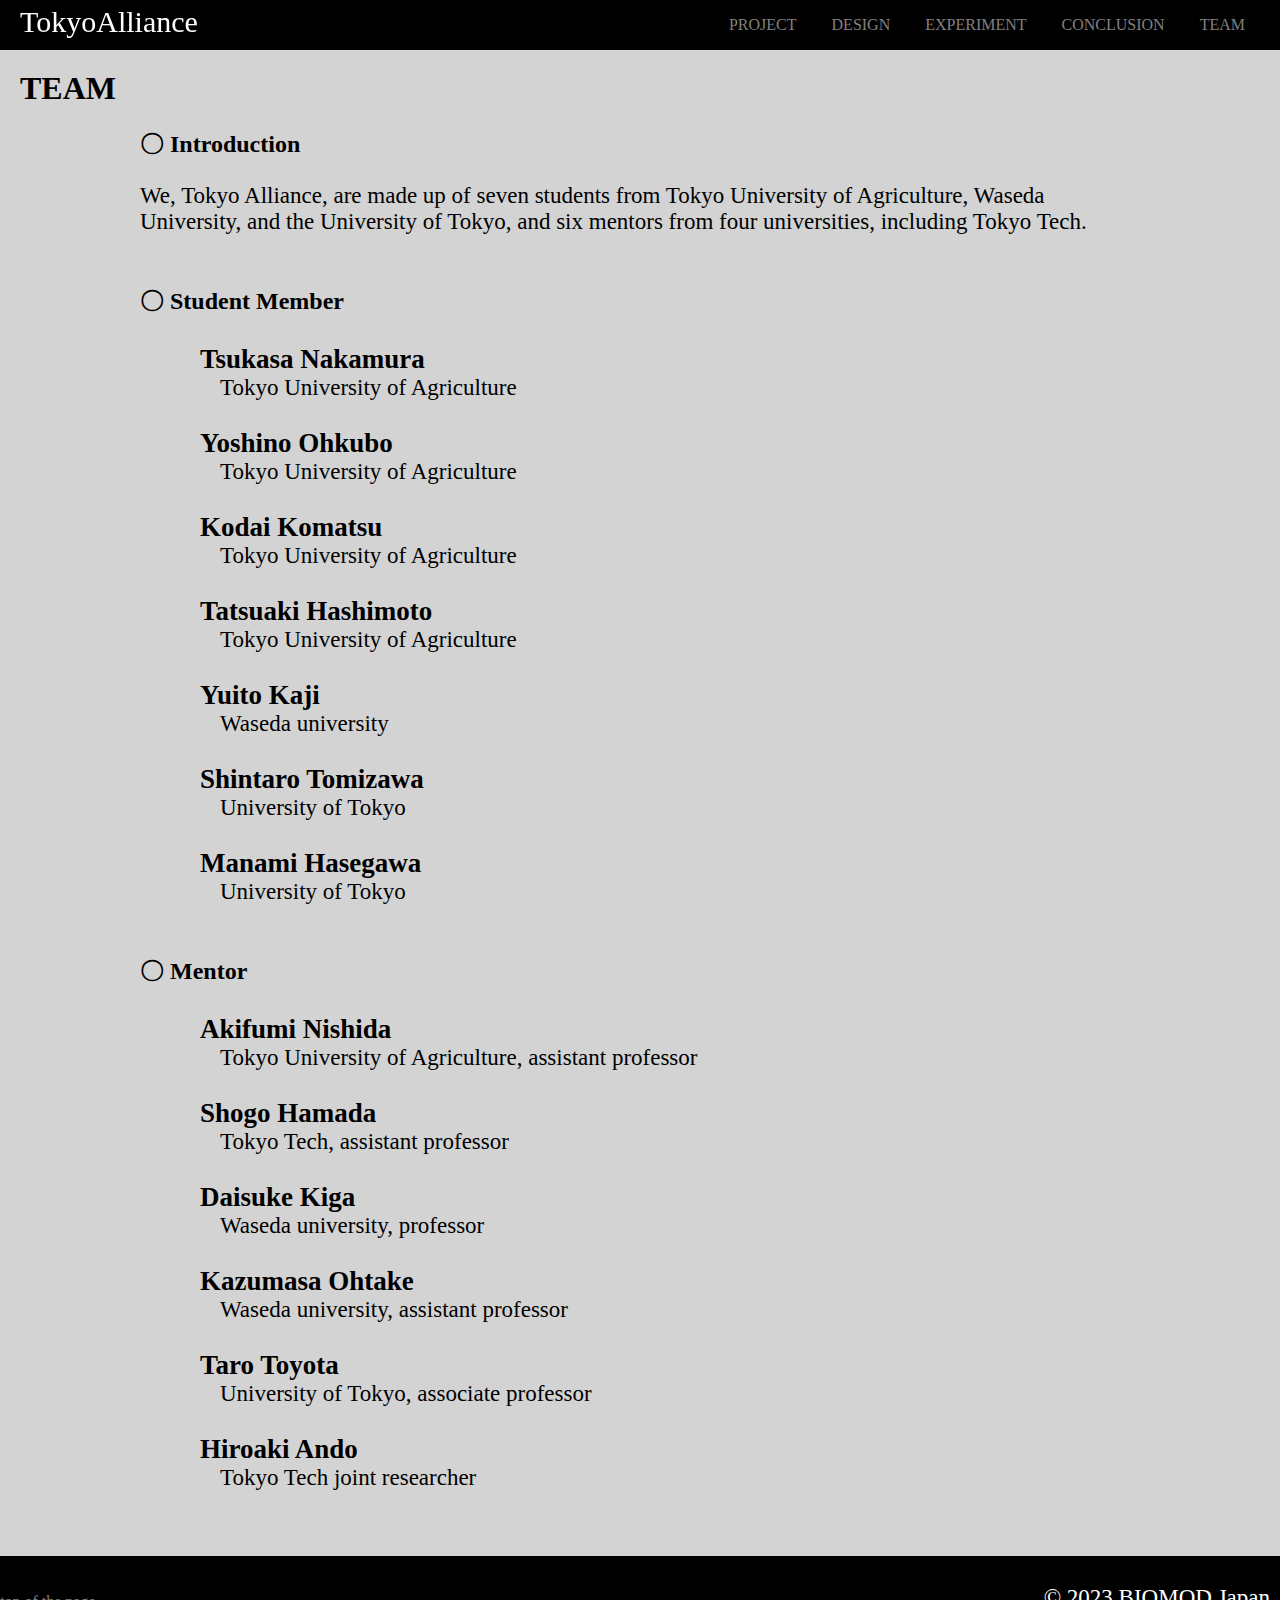
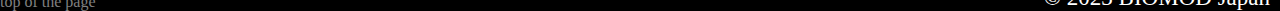
<file: page/team.html>
<!DOCTYPE html>
<html lang="en">

<head>
    <meta charset="UTF-8">
    <meta name="viewport" content="width=device-width, initial-scale=1.0">
    <meta name="format-detection" content="telephone=no">

    <title>Team|TokyoAlliance in BIO-MOD</title>
    <meta name="team|TokyoAlliance in BIO-MOD" content="">

    <link rel="stylesheet" href="css/style.css">
    <link rel="stylesheet" href="css/team.css">
    <! 参考：https://moshashugyo.com/media/html-head >
</head>

<body>
    <! 全体>
    <div class="container">

        <! メニューバー>
        <div class="menue">
        <nav>
            <ul class="page_tag">
                <li><a href="team.html">TEAM</a> </li>
                <li><a href="conclusion.html">CONCLUSION</a></li>
                <li class="experiment"><a href="experiment.html">EXPERIMENT</a> 
                    <ul>
                        <li><a href="wet.html">WET</a></li>
                        <li><a href="dry.html">DRY</a></li>
                    </ul>
                </li>
                <li><a href="design.html">DESIGN</a> </li>
                <li><a href="project.html">PROJECT</a> </li>
            </ul>
        </nav>
        </div>
        <! チームロゴ>
        <div class="teamlogo">
        <a href="../index.html">TokyoAlliance</a>
        </div>

        <h1>TEAM</h1>

        <div class="intro">
            <h2>〇 Introduction</h2>
            <p>
                We, Tokyo Alliance, are made up of seven students from Tokyo University of Agriculture,
                Waseda University, and the University of Tokyo, and six mentors from four universities, including Tokyo Tech.
            </p>


        </div>

        <div class="student">
            <h2>〇 Student Member</h2>

            <h3>Tsukasa Nakamura</h3>
            <p>Tokyo University of Agriculture</p>

            <h3>Yoshino Ohkubo</h3>
            <p>Tokyo University of Agriculture</p>

            <h3>Kodai Komatsu</h3>
            <p>Tokyo University of Agriculture</p>

            <h3>Tatsuaki Hashimoto</h3>
            <p>Tokyo University of Agriculture</p>

            <h3>Yuito Kaji</h3>
            <p>Waseda university</p>

            <h3>Shintaro Tomizawa</h3>
            <p>University of Tokyo</p>

            <h3>Manami Hasegawa</h3>
            <p>University of Tokyo</p>
        </div>
        <div class="mentor">
            <h2>〇 Mentor</h2>

            <h3>Akifumi Nishida</h3>
            <p>Tokyo University of Agriculture, assistant professor</p>

            <h3>Shogo Hamada</h3>
            <p>Tokyo Tech, assistant professor</p>

            <h3>Daisuke Kiga</h3>
            <p>Waseda university, professor</p>

            <h3>Kazumasa Ohtake</h3>
            <p>Waseda university, assistant professor</p>

            <h3>Taro Toyota</h3>
            <p>University of Tokyo, associate professor</p>

            <h3>Hiroaki Ando</h3>
            <p>Tokyo Tech joint researcher</p>
        </div>

        <! フッター>
        <div class="footer">
            <p>© 2023 BIOMOD Japan</p>
            <a href="#">top of the page</a>
        </div>
       
    </div>
</body>

</html>
</file>
<file: page/css/style.css>
@charset "utf-8";
h1{
    padding-left: 20px;
}
p{
    font-size: 23px;
    word-wrap: break-word;
}
.figure{
    margin-top: 0%;
    padding-top: 0%;
    margin-bottom: 30px;
}
.reference{
    word-break: break-all;
}

/*全体*/
body{
    background-color: lightgray;
    margin: 0%;
    padding: 0%;
}
.container{
    min-height: 100vh;
    position: relative;
    margin-top: 70px;
    padding-bottom: 70px;
}

/*上メニューバー関連*/
.menue{
    background-color: black;
    width:100%;
    height: 50px;
    top:0;
    left: 0;
    position: fixed;
}
.menue nav .page_tag{
    display:flex;
    flex-direction: row-reverse;
    list-style:none;
    top:auto;
    bottom:auto;
}
.menue nav .page_tag li a{
    display:inline-block;
    text-decoration:none;
    color:gray;
    margin-right: 35px;
}
.menue nav .page_tag li a:hover{
    color:white;
}

/*サブメニュー関連*/
.menue nav .page_tag .experiment{
    position: relative;
}
.menue nav .page_tag .experiment ul{
    display: none;
    position:absolute;
    width:100%;
    background-color: black;
}
.menue nav .page_tag .experiment:hover ul{
    display:block;
}

/*上ロゴ関連*/
.teamlogo{
    position:fixed;
    top:5px;
    margin-left: 20px;
}
.teamlogo a{   
    text-decoration:none;
    font-size:30px;
    color: white;
    margin-top: 10px;
    bottom: auto;
    top: auto;
}

/*フッター関連*/
.footer{
    background-color: black;
    width: 100%;
    height: 55px;
    margin: 0;
    padding: 0;
    bottom: 0;
    left: 0;
    position: absolute;
}
.footer p{ 
    position: absolute;
    display: inline-block;
    margin: 0;
    padding: 0;
    bottom: 0;
    right: 0;
    margin-right: 10px;
    color: white;
}
.footer a{
    position: absolute;
    display: inline-block;
    margin: 0;
    padding: 0;
    bottom: 0;
    left: 0;
    text-decoration:none;
    color: grey;
}
.footer a:hover{
    color: white;
}
.reference{
    margin-top: 30px;
    margin-left: auto;
    margin-right: auto;
    margin-bottom: 50px;
    padding-left: 40px;
    padding-right: 40px;
    max-width: 1000px;
}
.reference li{
    margin-bottom:30px ;
    font-size: 23px;
}
</file>
<file: page/css/conclusion.css>
@charset "utf-8";

.excution{
    margin-left: auto;
    margin-right: auto;
    margin-bottom: 50px;
    padding-left: 40px;
    padding-right: 40px;
    max-width: 1000px;
}
.excution img{
    width: 100%;
    max-width: 1000px;
}
.excution ol{
    margin-bottom:30px ;
    font-size: 23px;
}

.near{
    margin-left: auto;
    margin-right: auto;
    margin-bottom: 50px;
    padding-left: 40px;
    padding-right: 40px;
    max-width: 1000px;
}

.application{
    margin-left: auto;
    margin-right: auto;
    margin-bottom: 50px;
    padding-left: 40px;
    padding-right: 40px;
    max-width: 1000px;
}
</file>
<file: page/css/design.css>
@charset "utf-8";

.concept{
    margin-left: auto;
    margin-right: auto;
    margin-bottom: 50px;
    padding-left: 40px;
    padding-right: 40px;
    max-width: 1000px; 
}

.previous{
    margin-left: auto;
    margin-right: auto;
    margin-bottom: 50px;
    padding-left: 40px;
    padding-right: 40px;
    max-width: 1000px;
}

.our{
    margin-left: auto;
    margin-right: auto;
    margin-bottom: 50px;
    padding-left: 40px;
    padding-right: 40px;
    max-width: 1000px;
}

.designing{
    margin-left: auto;
    margin-right: auto;
    margin-bottom: 50px;
    padding-left: 60px;
    padding-right: 40px;
    max-width: 1000px;
}

.sequence{
    margin-top: 20;
    margin-bottom: 0;
    margin-left: auto;
    margin-right: auto;
    padding-left: 60px;
    max-width: 1000px;
}
.sequence h3{
    margin-top: 20px;
    margin-bottom: 0;
}
.sequence p{
    margin-top: 0;
    margin-bottom: 0;
    padding-left: 30px;
}
img{
    margin-left: auto;
    margin-right: auto;
    width: 100%;
    max-width: 10000px;
}
</file>
<file: page/css/experiment.css>
@charset "utf-8";

h2{
    margin-top: 0;
    padding-top: 0;
    padding-bottom: 40px;
}

.to_ex1{
    text-align: center;
    width:100%;
}

.to_ex2{
    text-align: center;
    width:100%;
}

.to_ex3{
    text-align: center;
    width:100%;
}

.simulation{
    margin-left: auto;
    margin-right: auto;
    padding-left: 55px;
    padding-right: 55px;
    max-width: 1000px;
}

.simulation img{
    margin-left: auto;
    margin-right: auto;
    width: 100%;
}

img{
    width: 50%;
}

.top{
    margin-left: auto;
    margin-right: auto;
    padding-left: 55px;
    padding-right: 55px;
    max-width: 1000px;
}

.wet{
    margin-left: auto;
    margin-right: auto;
    padding-left: 55px;
    padding-right: 55px;
    max-width: 1000px;
}

.wet img{
    width:100%;
    max-width: 1000px;
}

.elec img{
    margin-bottom: 0;
    padding-bottom: 0;
    margin-top: 40px;
}
.elec p{
    margin-top: 0;
    padding-top: 0;
}
</file>
<file: page/css/project.css>
@charset "utf-8";

.interesting{
    margin-left: auto;
    margin-right: auto;
    margin-bottom: 50px;
    padding-left: 40px;
    padding-right: 40px;
    max-width: 1000px;
}

.background{
    margin-left: auto;
    margin-right: auto;
    margin-bottom: 50px;
    padding-left: 40px;
    padding-right: 40px;
    max-width: 1000px;
}

.problem{
    margin-left: auto;
    margin-right: auto;
    margin-bottom: 50px;
    padding-left: 40px;
    padding-right: 40px;
    max-width: 1000px;
}

.solution{
    margin-left: auto;
    margin-right: auto;
    margin-bottom: 50px;
    padding-left: 40px;
    padding-right: 40px;
    max-width: 1000px;
}

.plan{
    margin-top: 30px;
    margin-left: auto;
    margin-right: auto;
    margin-bottom: 50px;
    padding-left: 40px;
    padding-right: 40px;
    max-width: 1000px;
}

.flowchart{
    max-width: 100%;
}

.plan ol{
    margin-bottom:30px ;
    font-size: 23px;
}
</file>
<file: page/css/team.css>
@charset "utf-8";

.intro{
    margin-left: auto;
    margin-right: auto;
    margin-bottom: 50px;
    padding-left: 40px;
    padding-right: 40px;
    max-width: 1000px;
}
.student{
    margin-left: auto;
    margin-right: auto;
    margin-bottom: 50px;
    padding-left: 40px;
    padding-right: 40px;
    max-width: 1000px;
}
.student h3{
    margin-left: 60px;
    font-size: 27px;
    padding-bottom: 0;
    margin-bottom: 0;
}
.student p{
    margin-left: 80px;
    padding-top: 0;
    margin-top: 0;
}

.mentor{
    margin-left: auto;
    margin-right: auto;
    margin-bottom: 50px;
    padding-left: 40px;
    padding-right: 40px;
    max-width: 1000px;
}
.mentor h3{
    margin-left: 60px;
    font-size: 27px;
    padding-bottom: 0px;
    margin-bottom: 0px;
}
.mentor p{
    margin-left: 80px;
    padding-top: 0;
    margin-top: 0;
}
</file>
